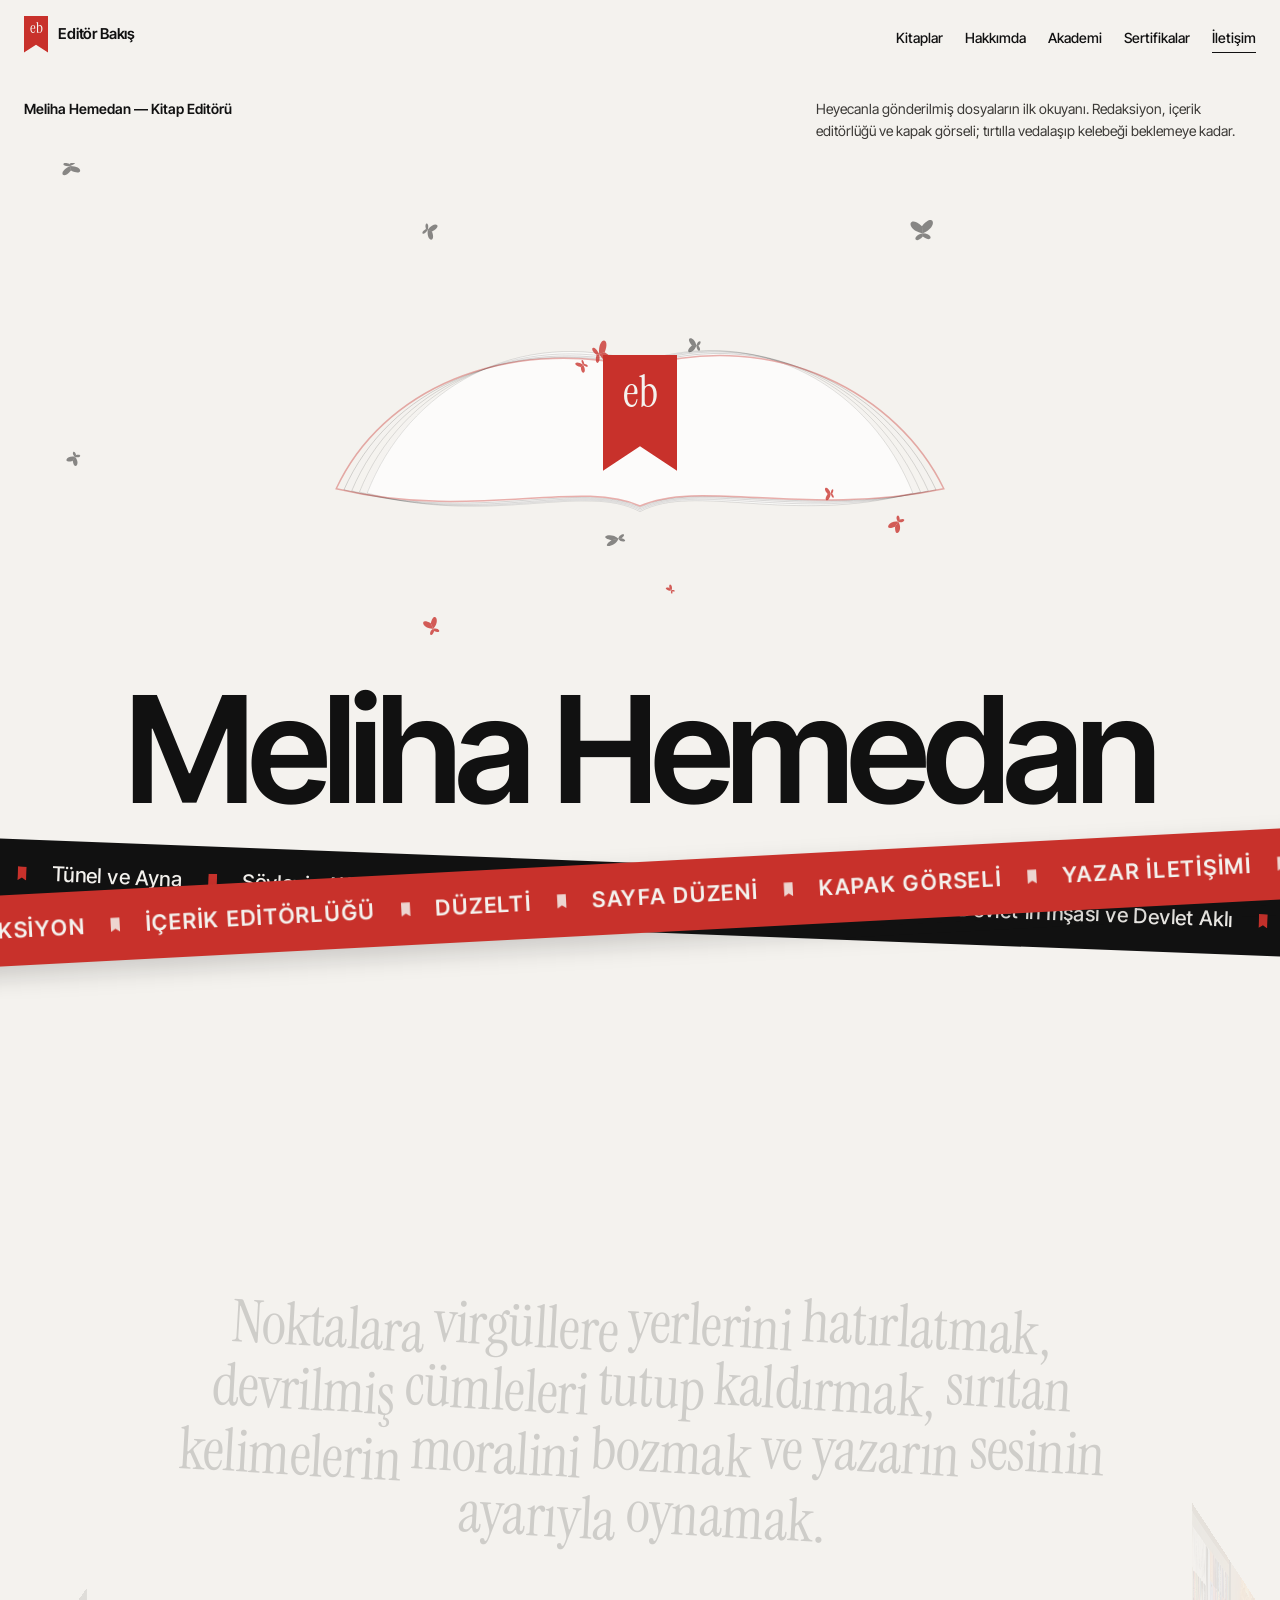
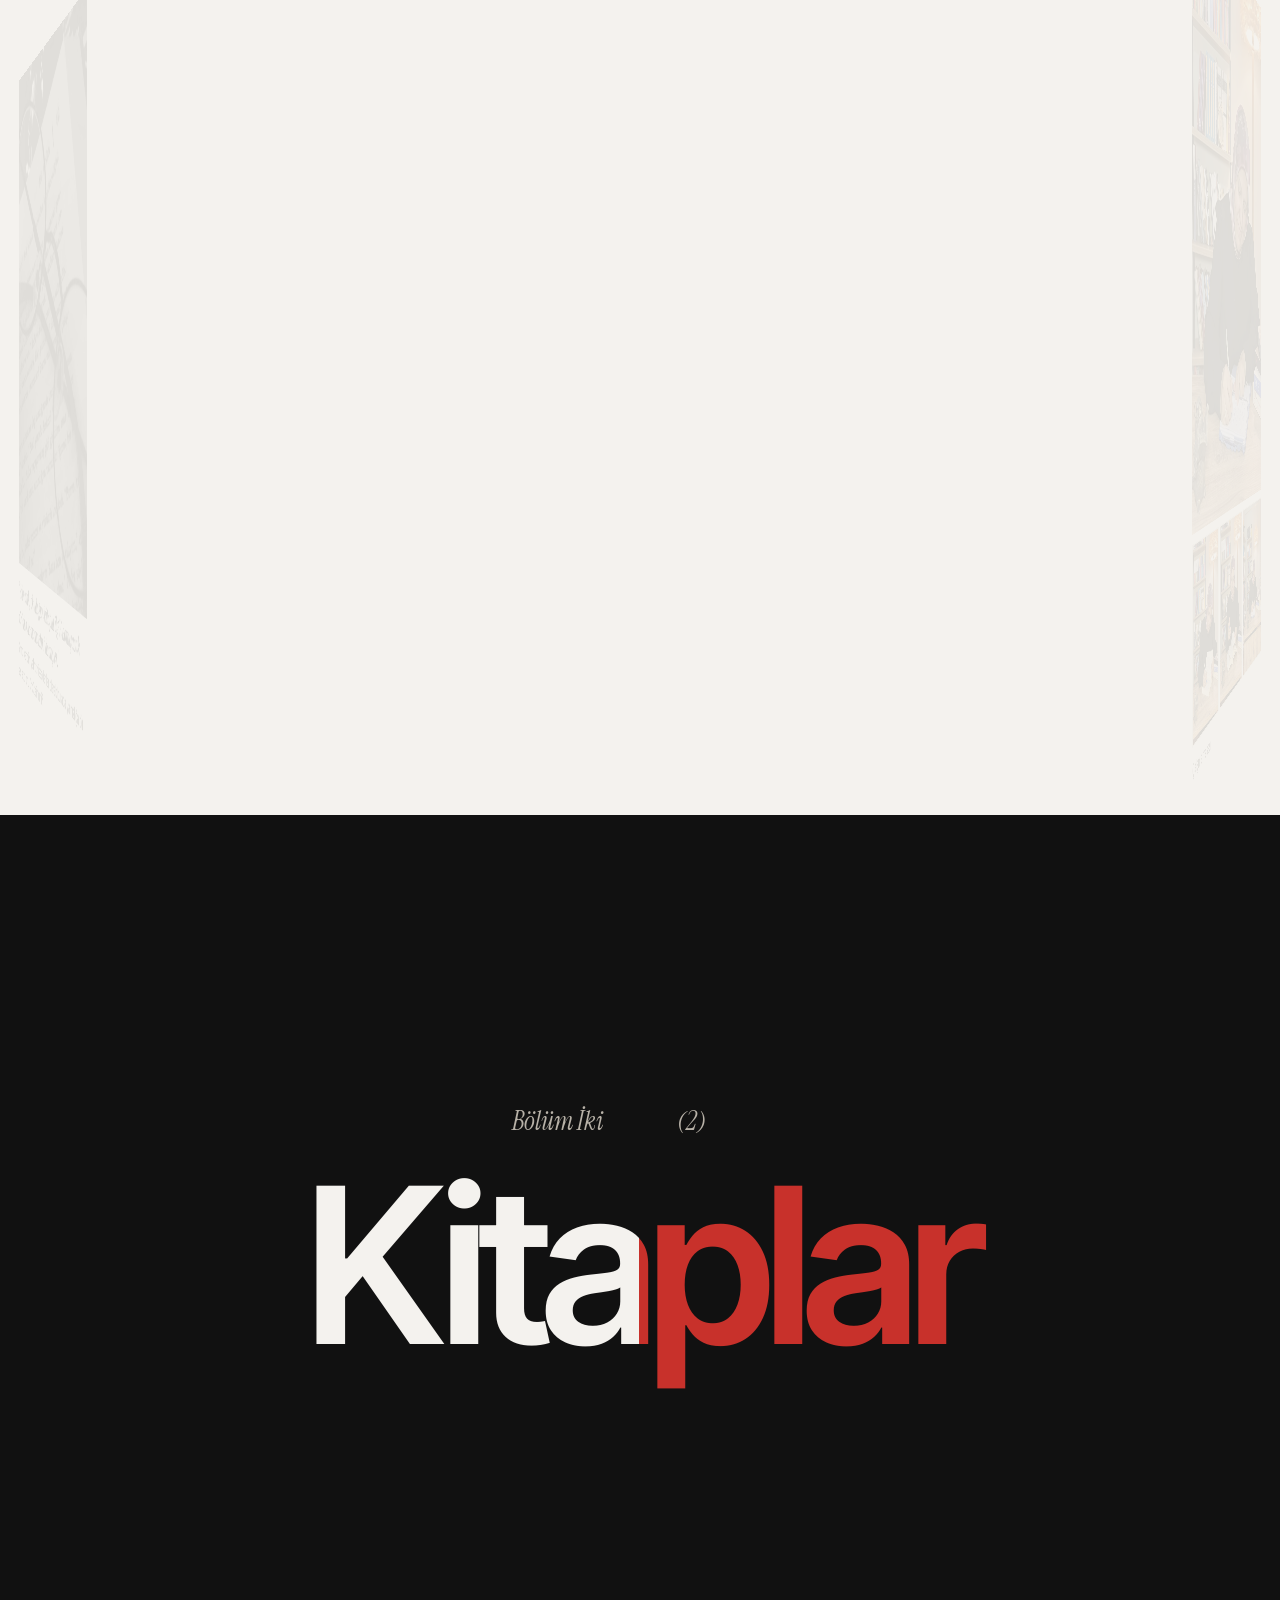
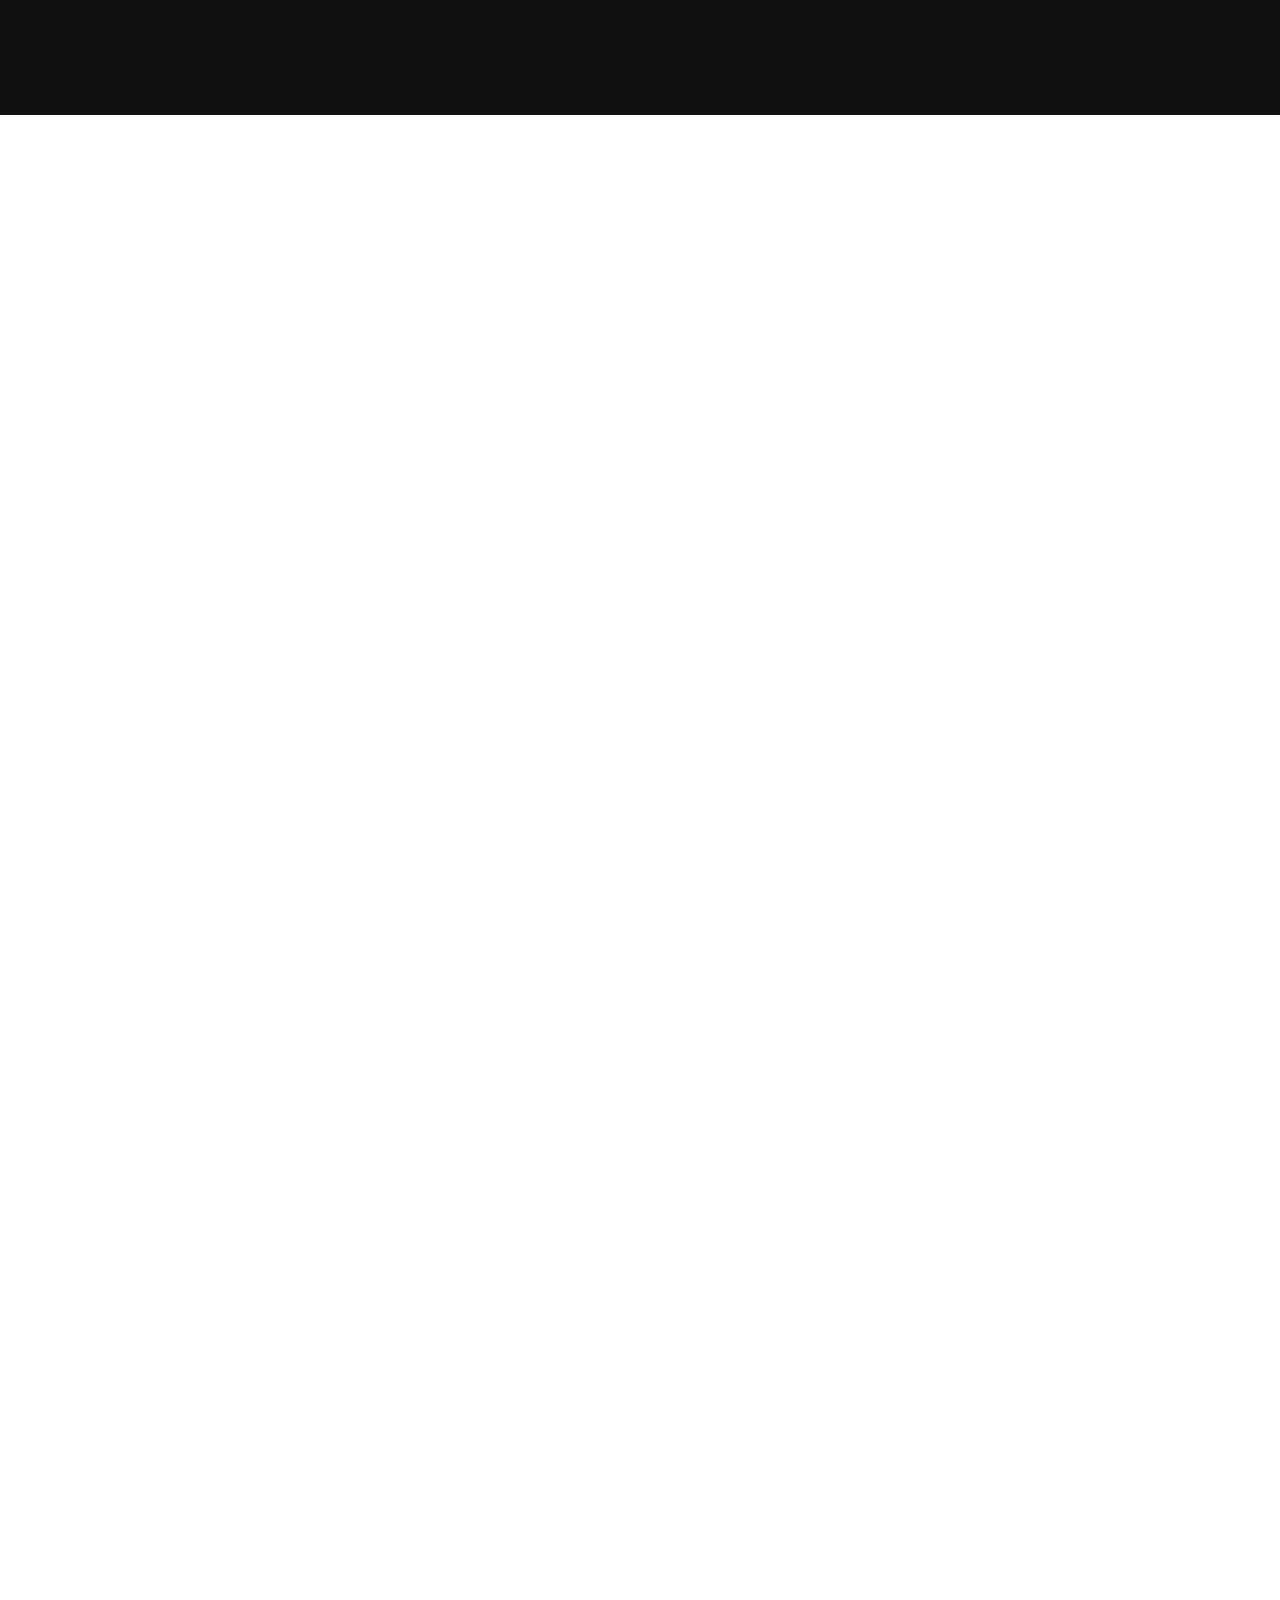
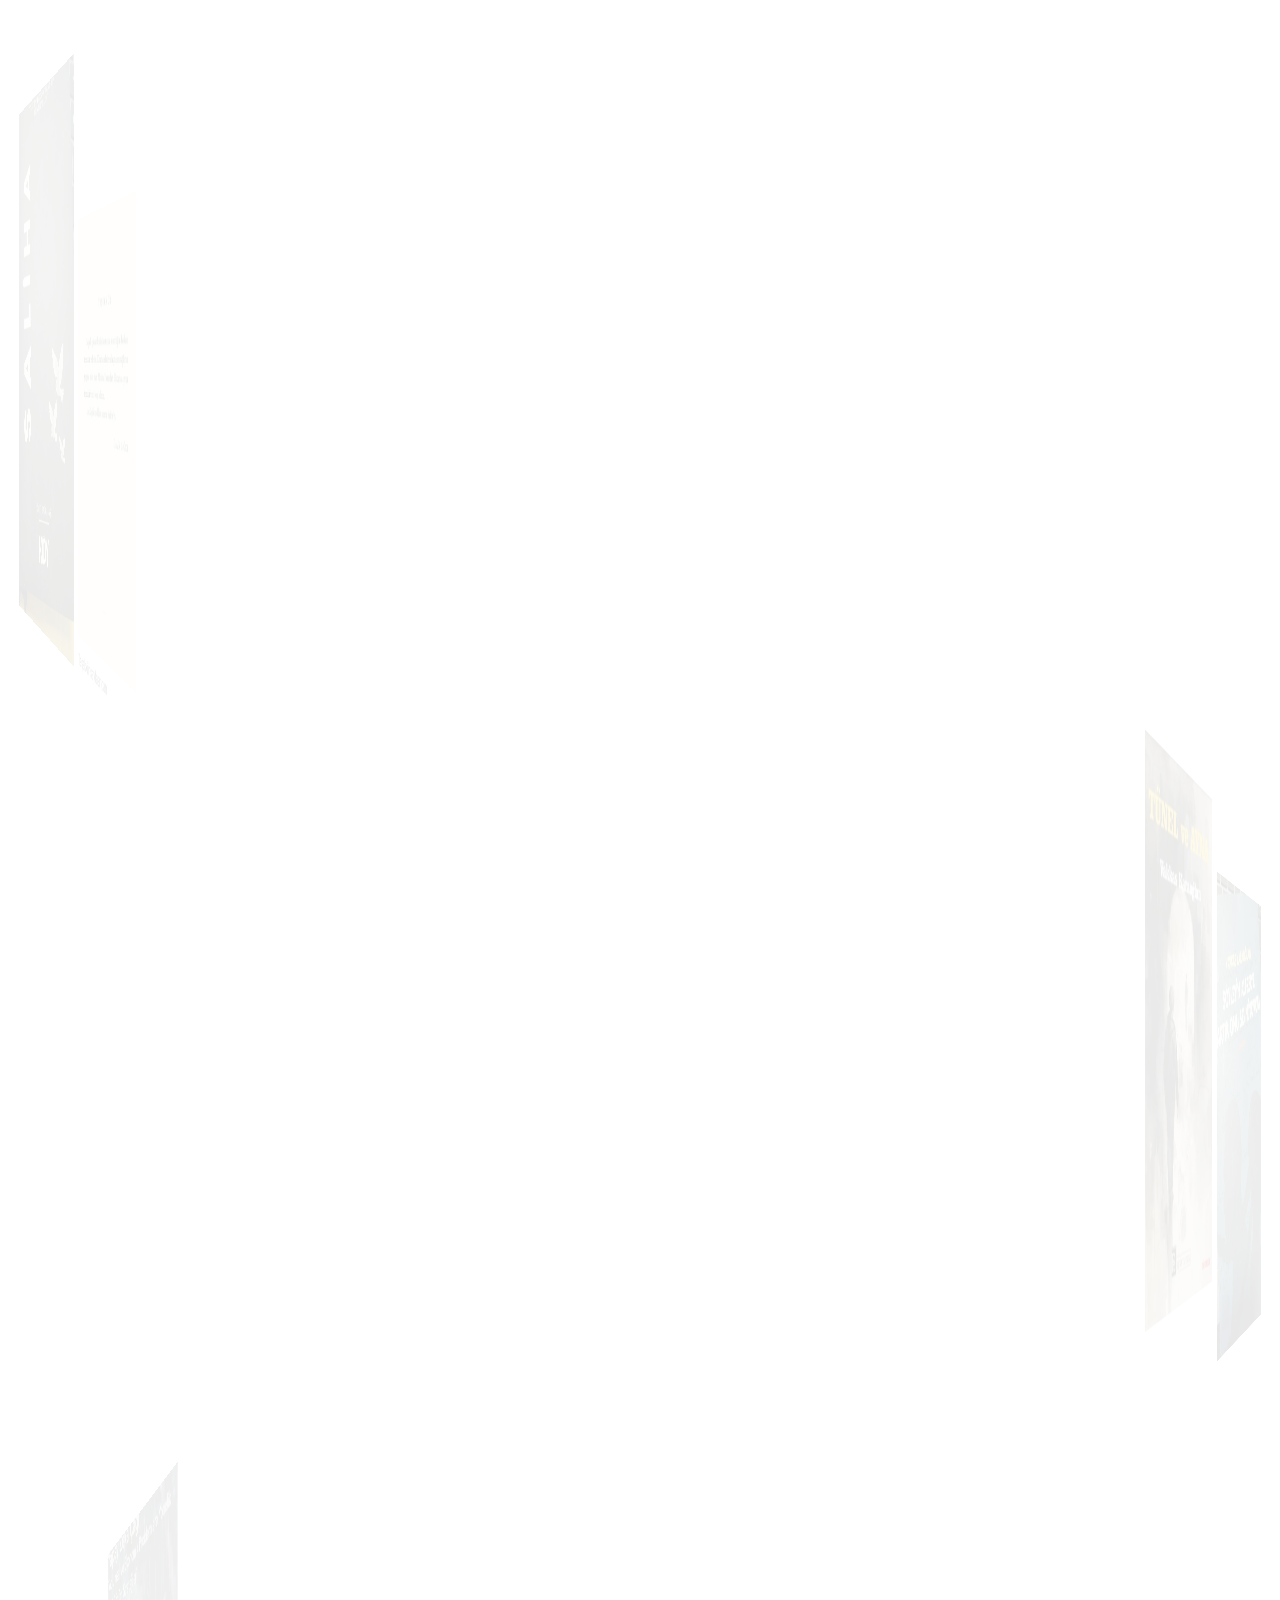
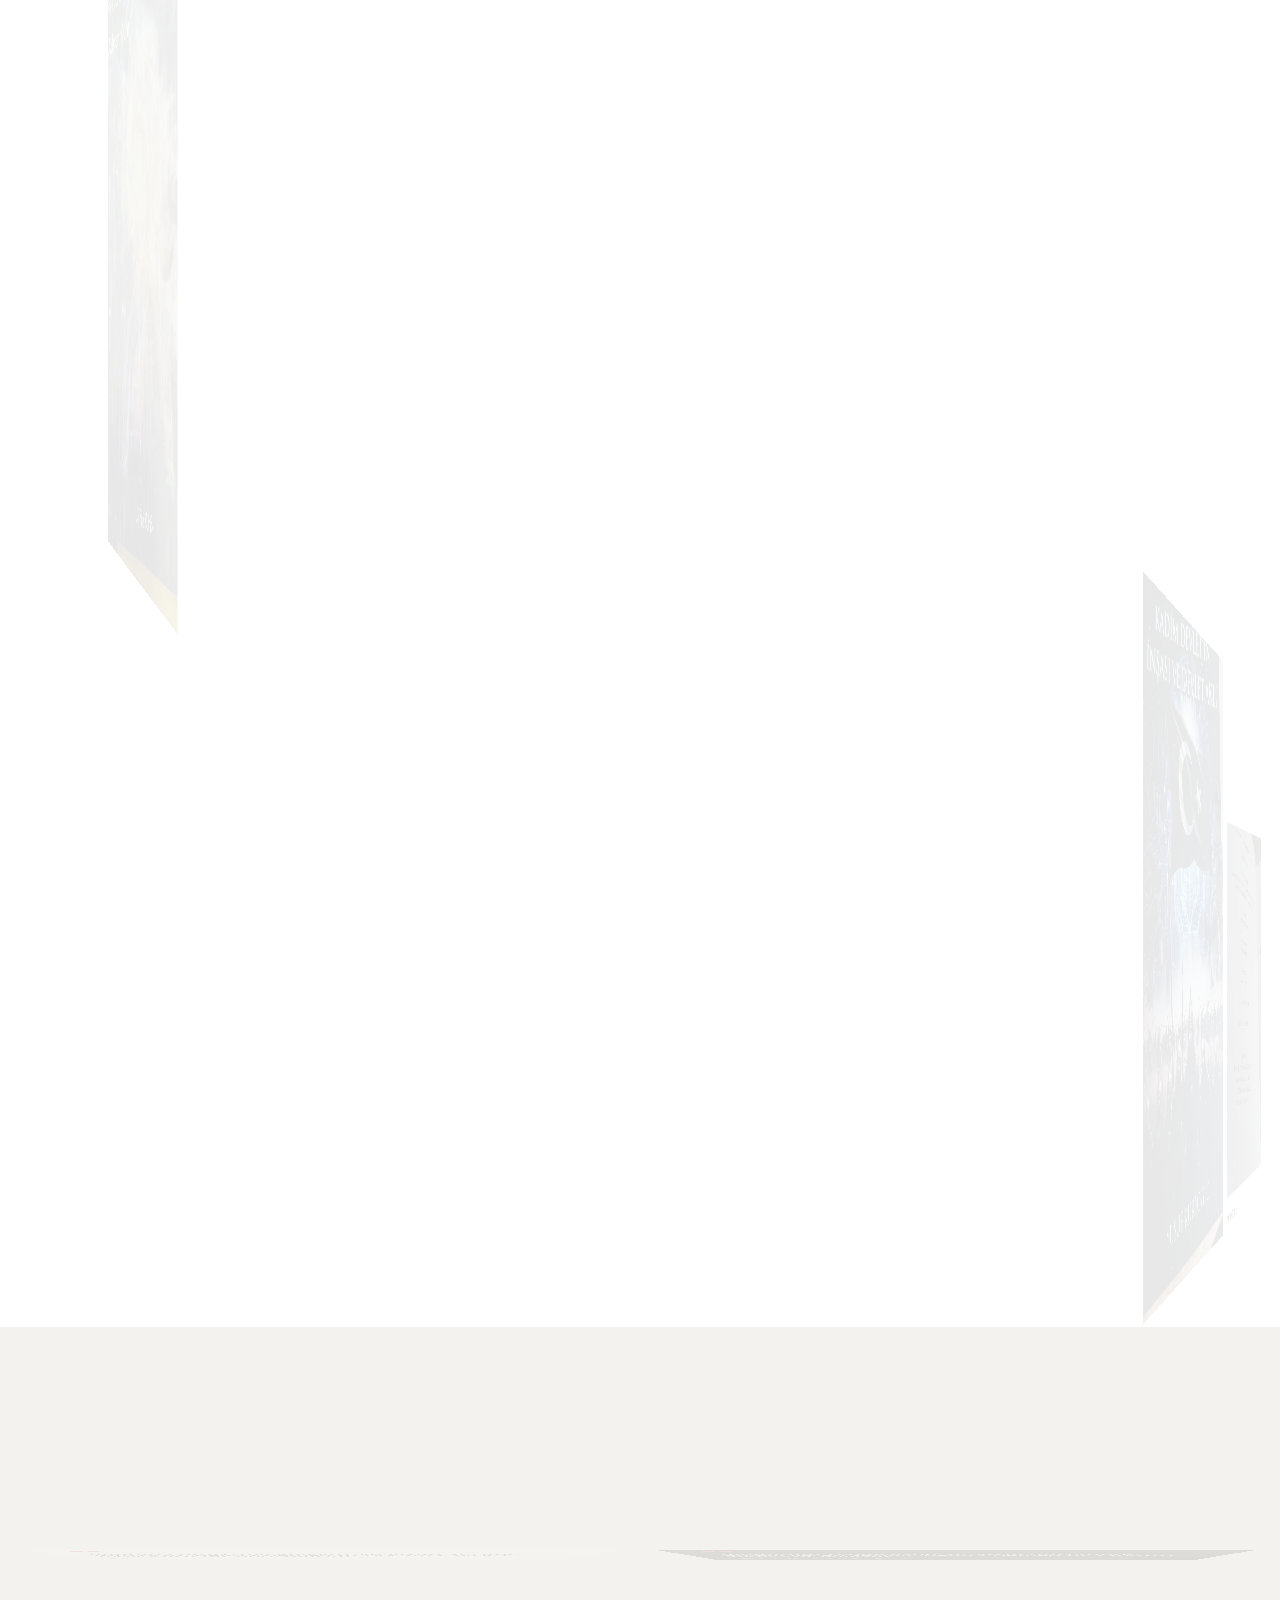
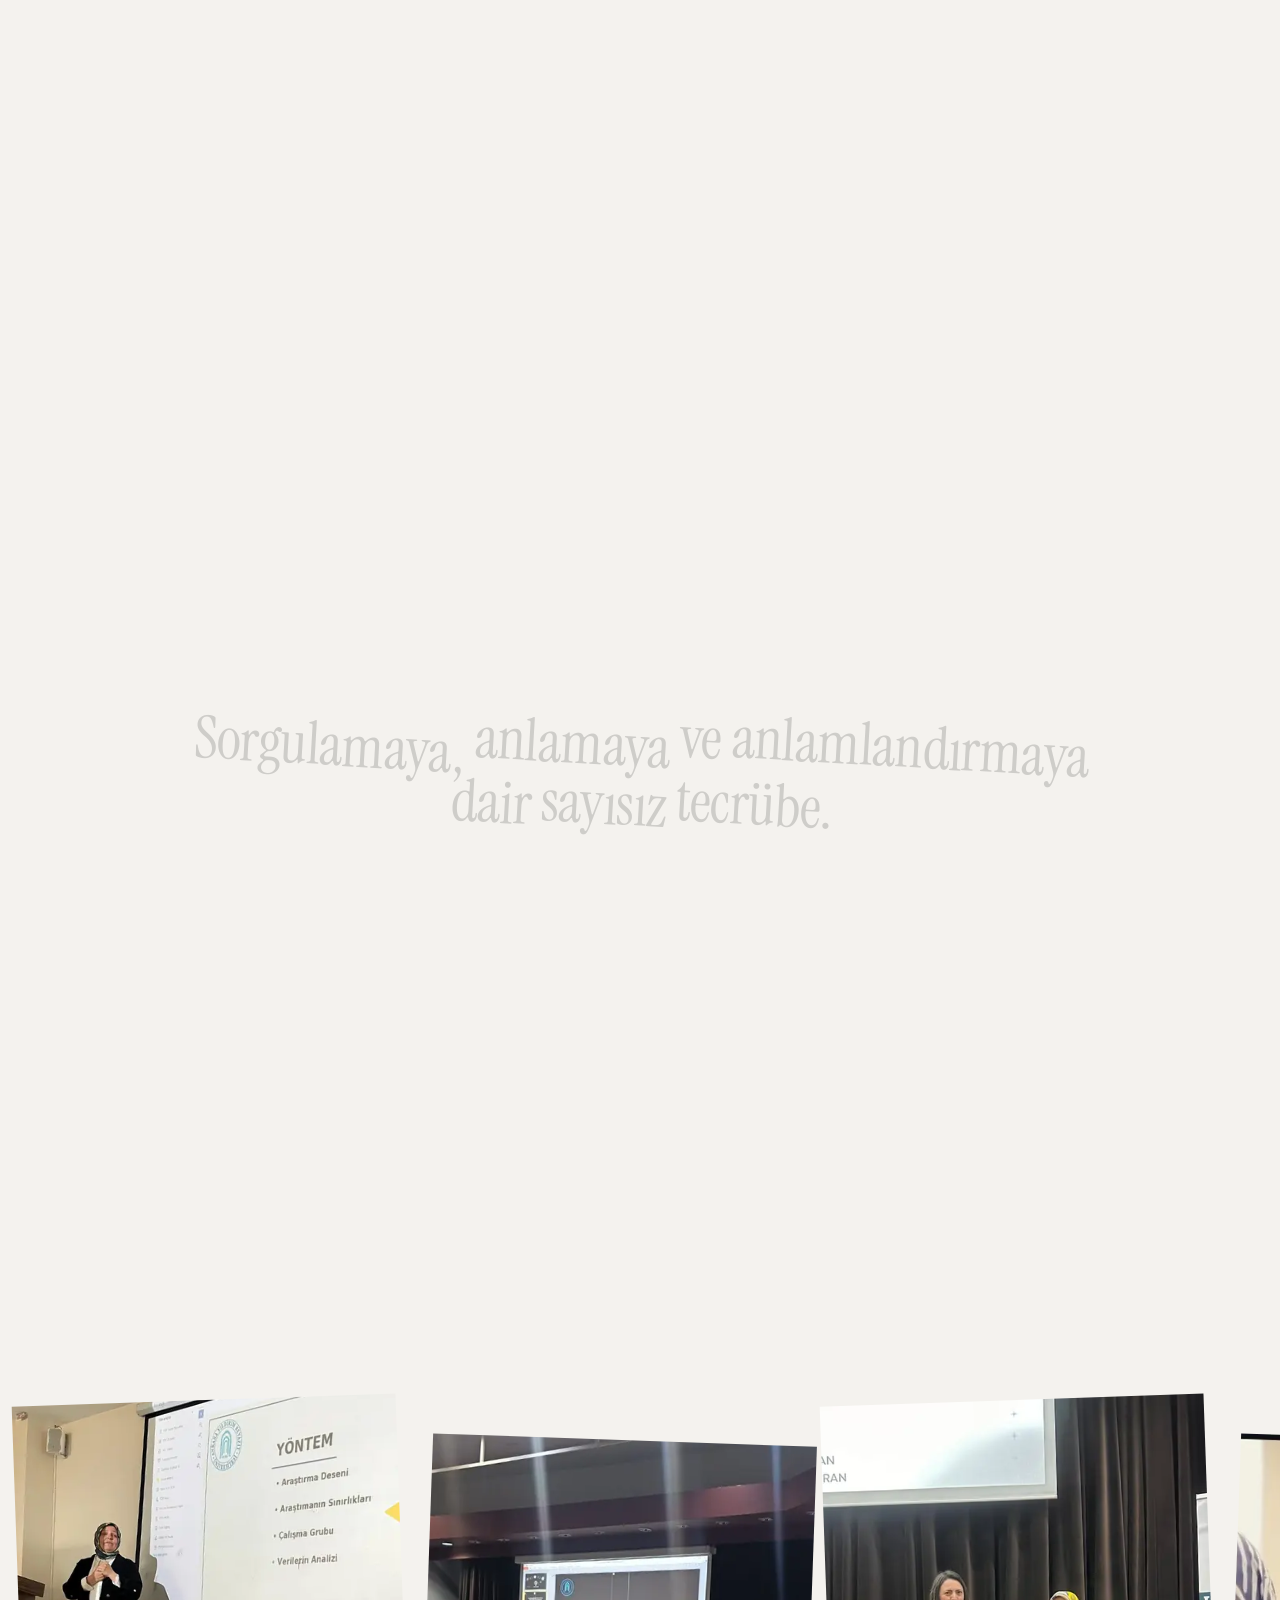
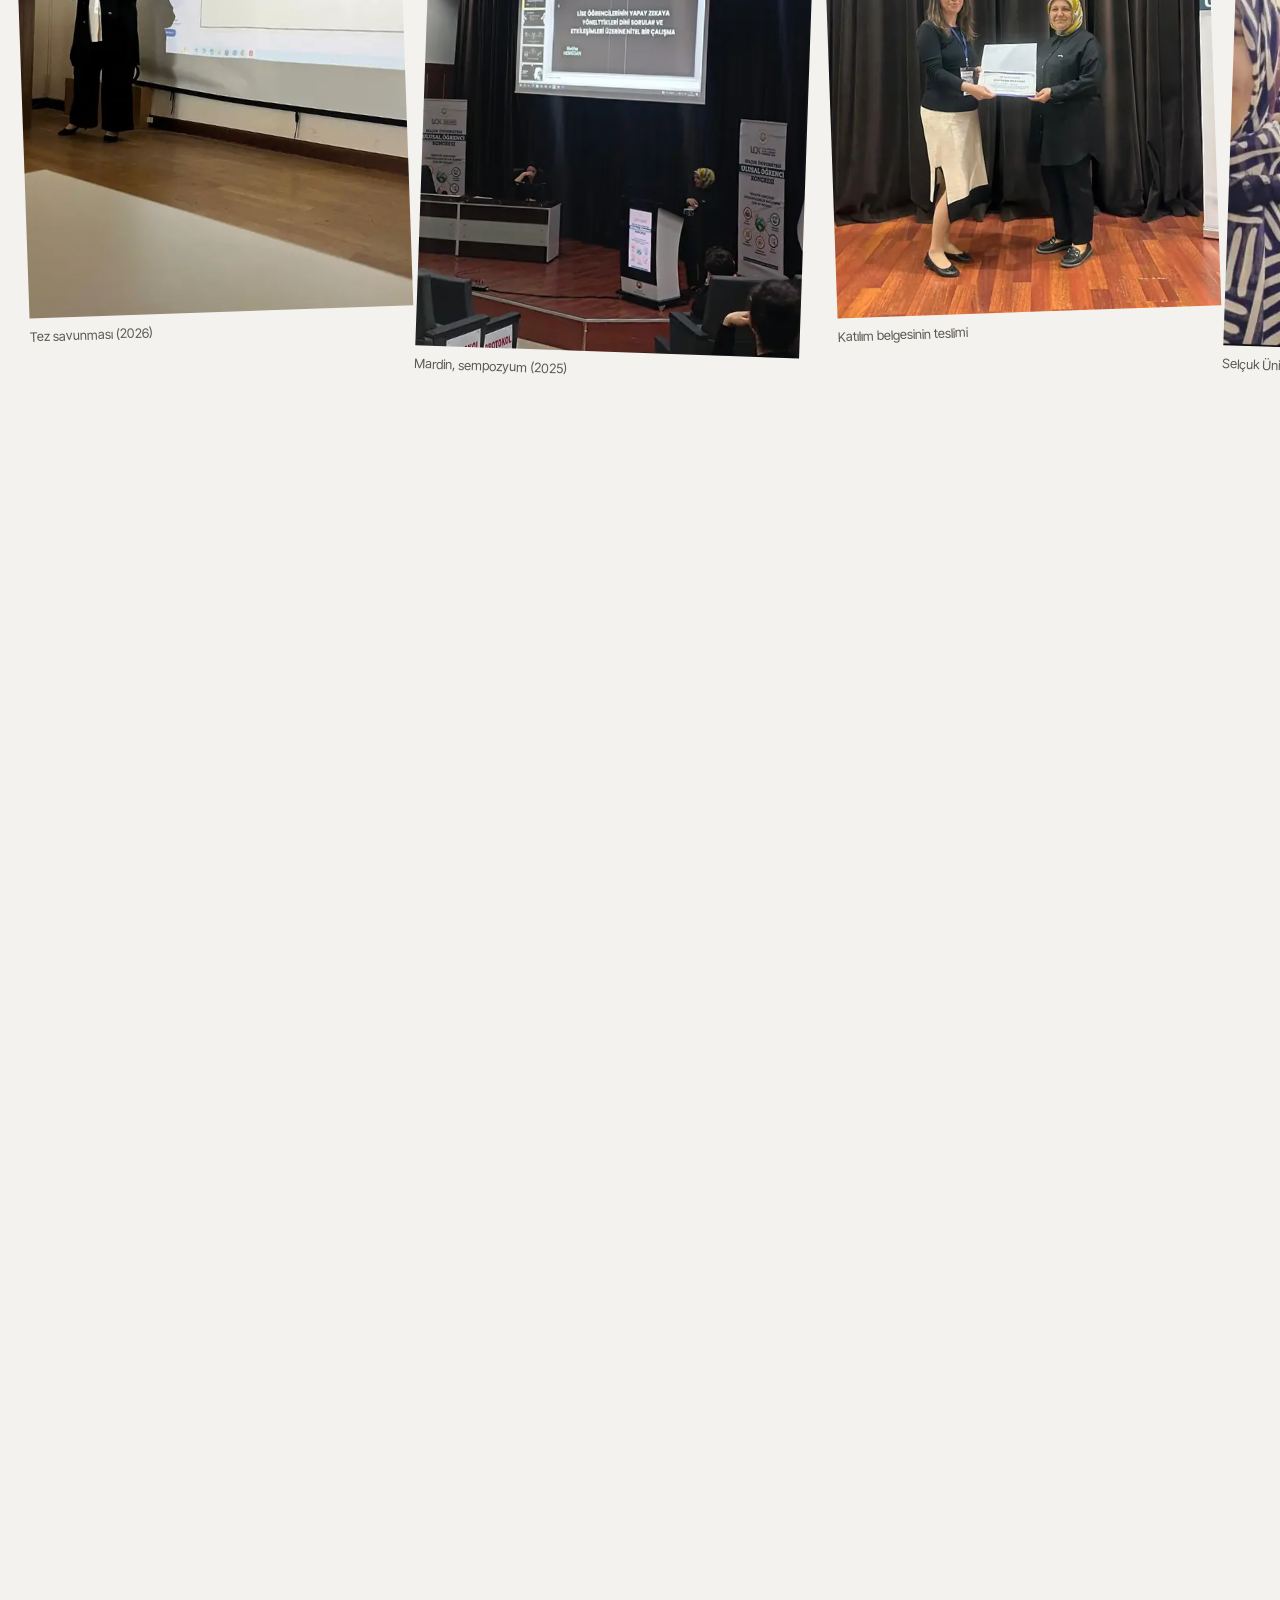
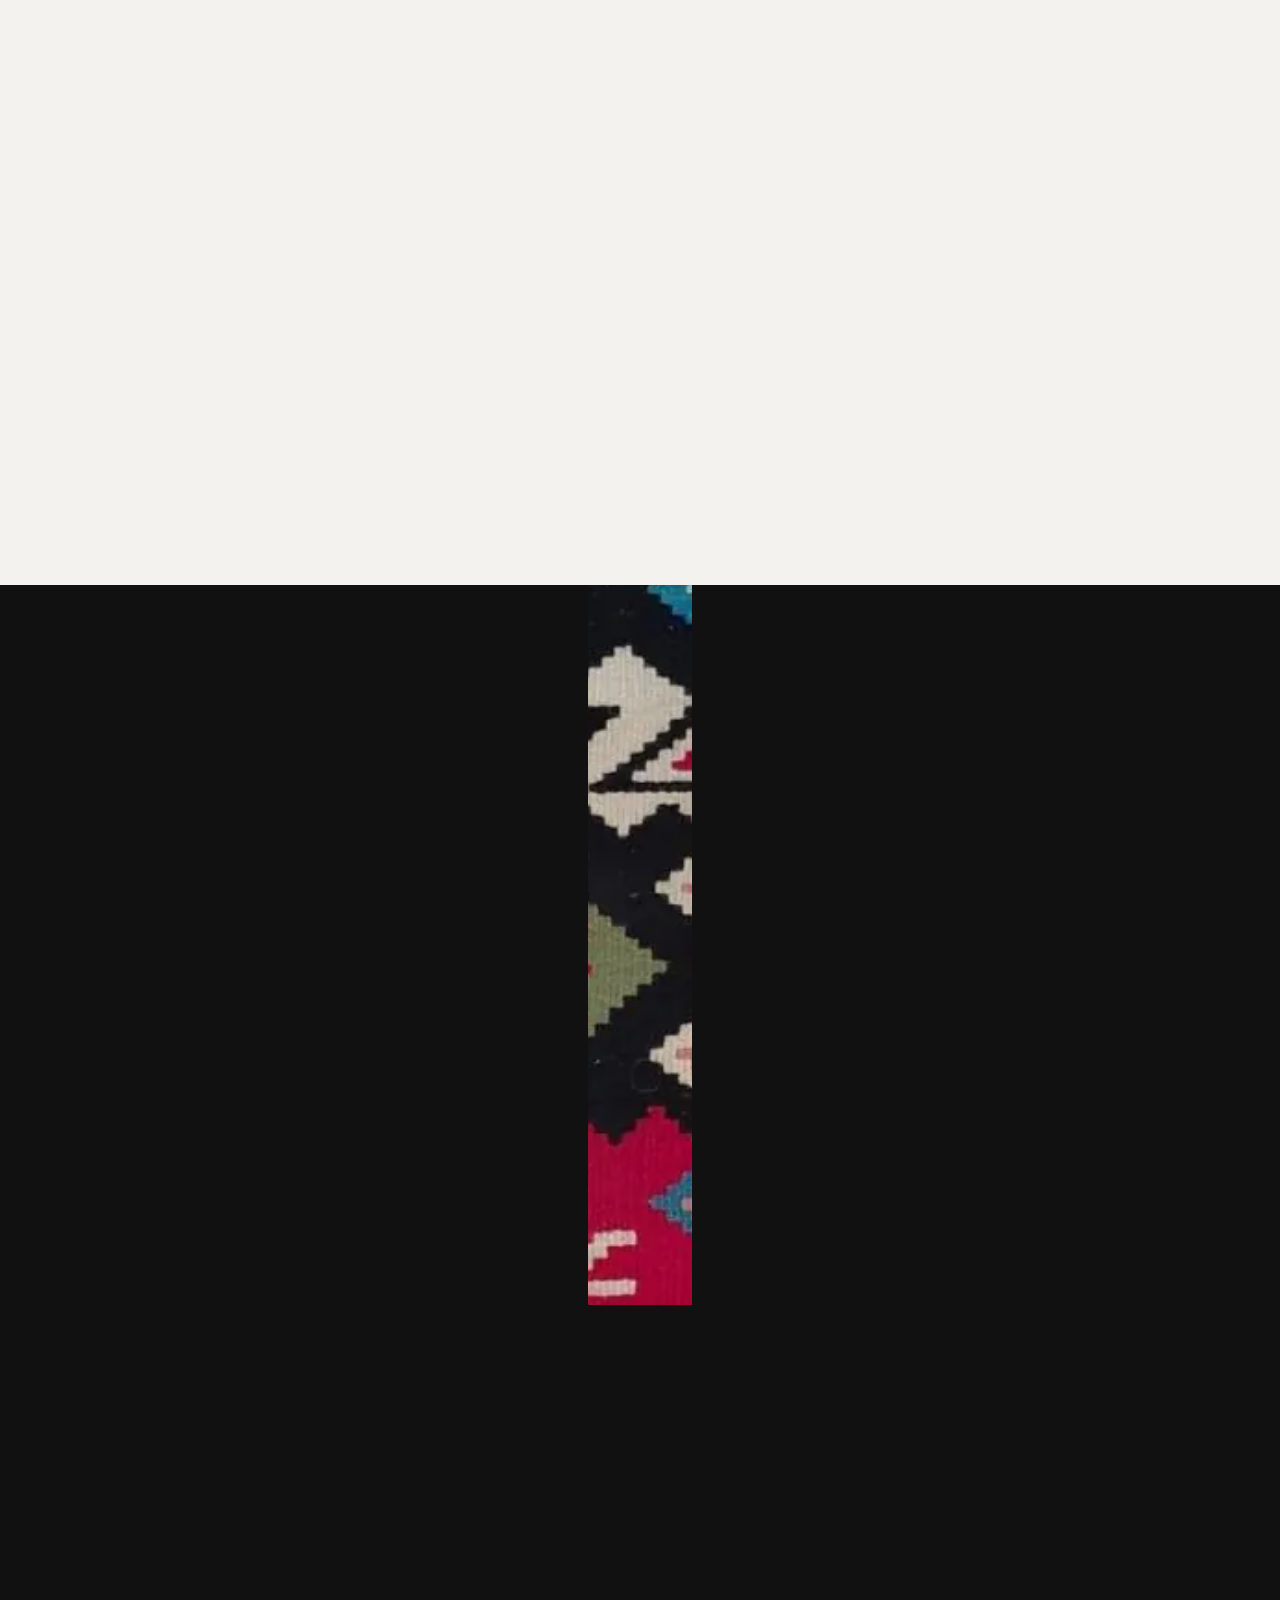
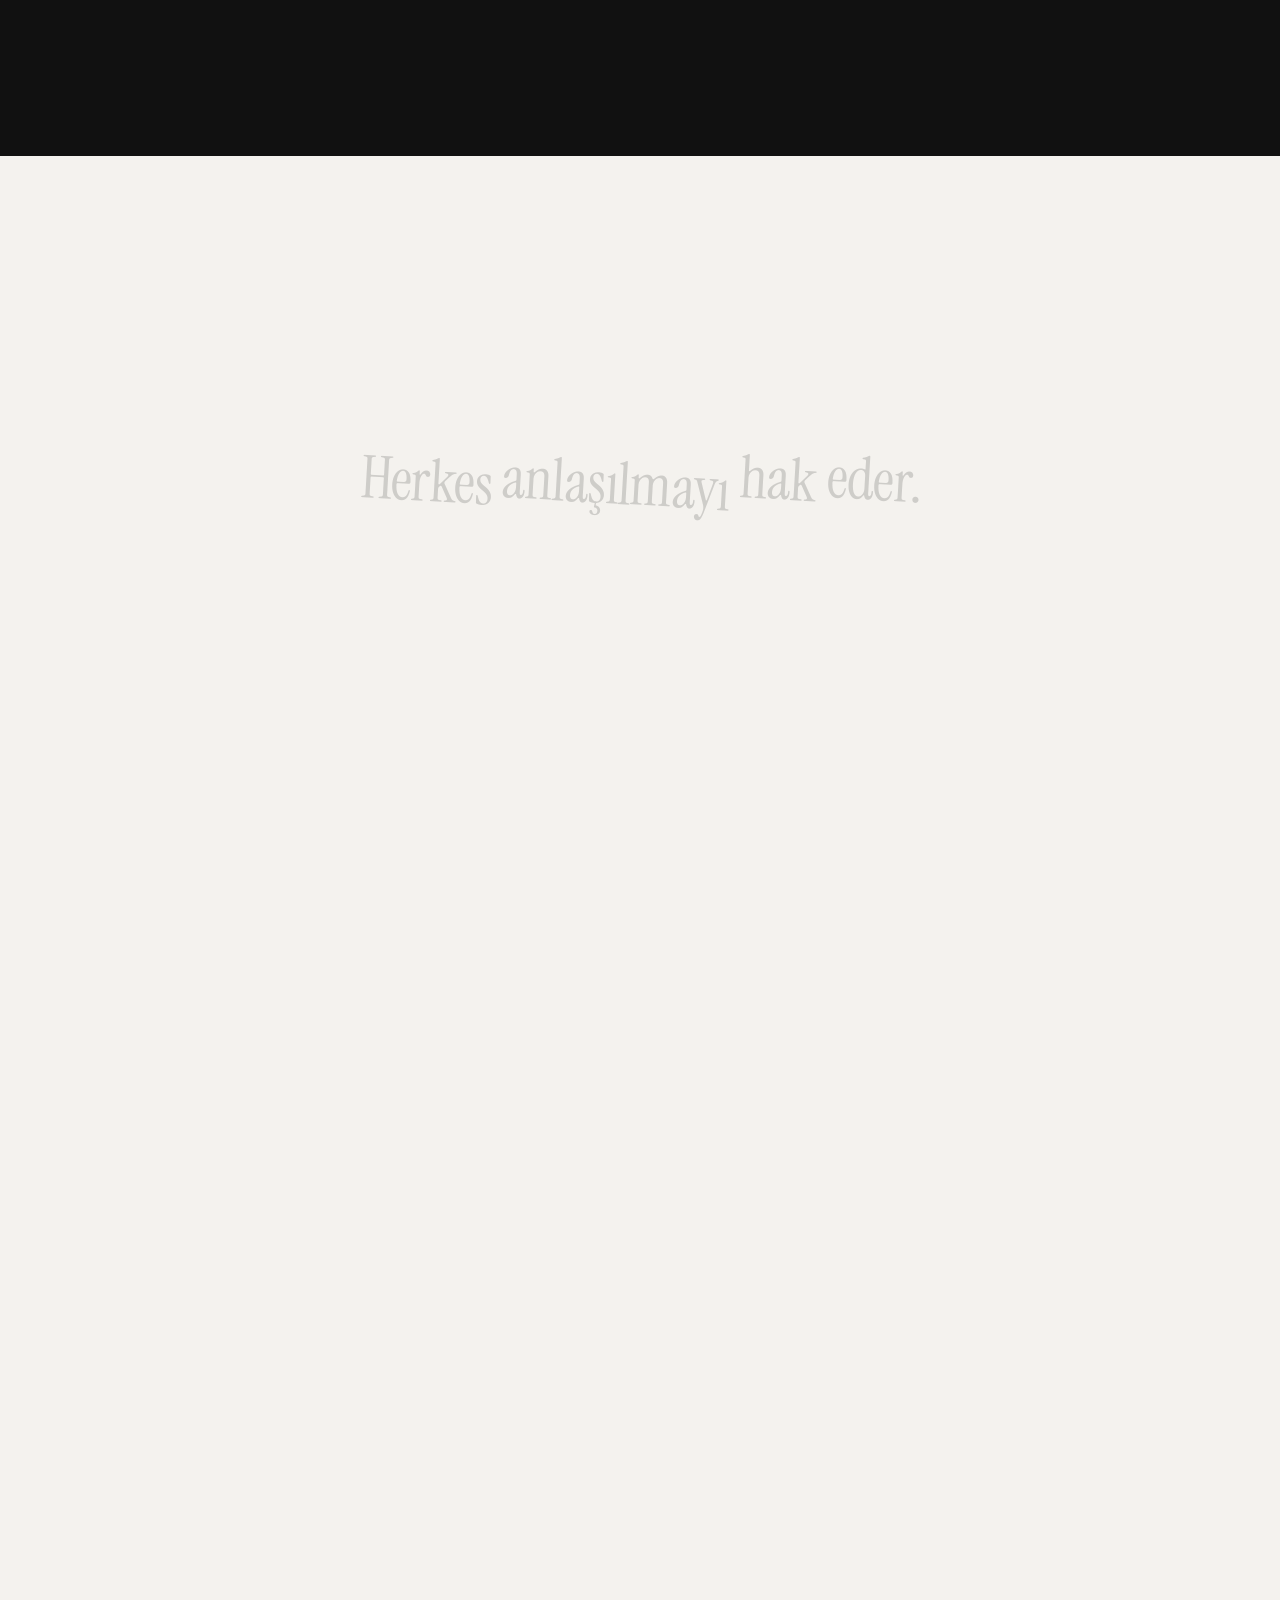
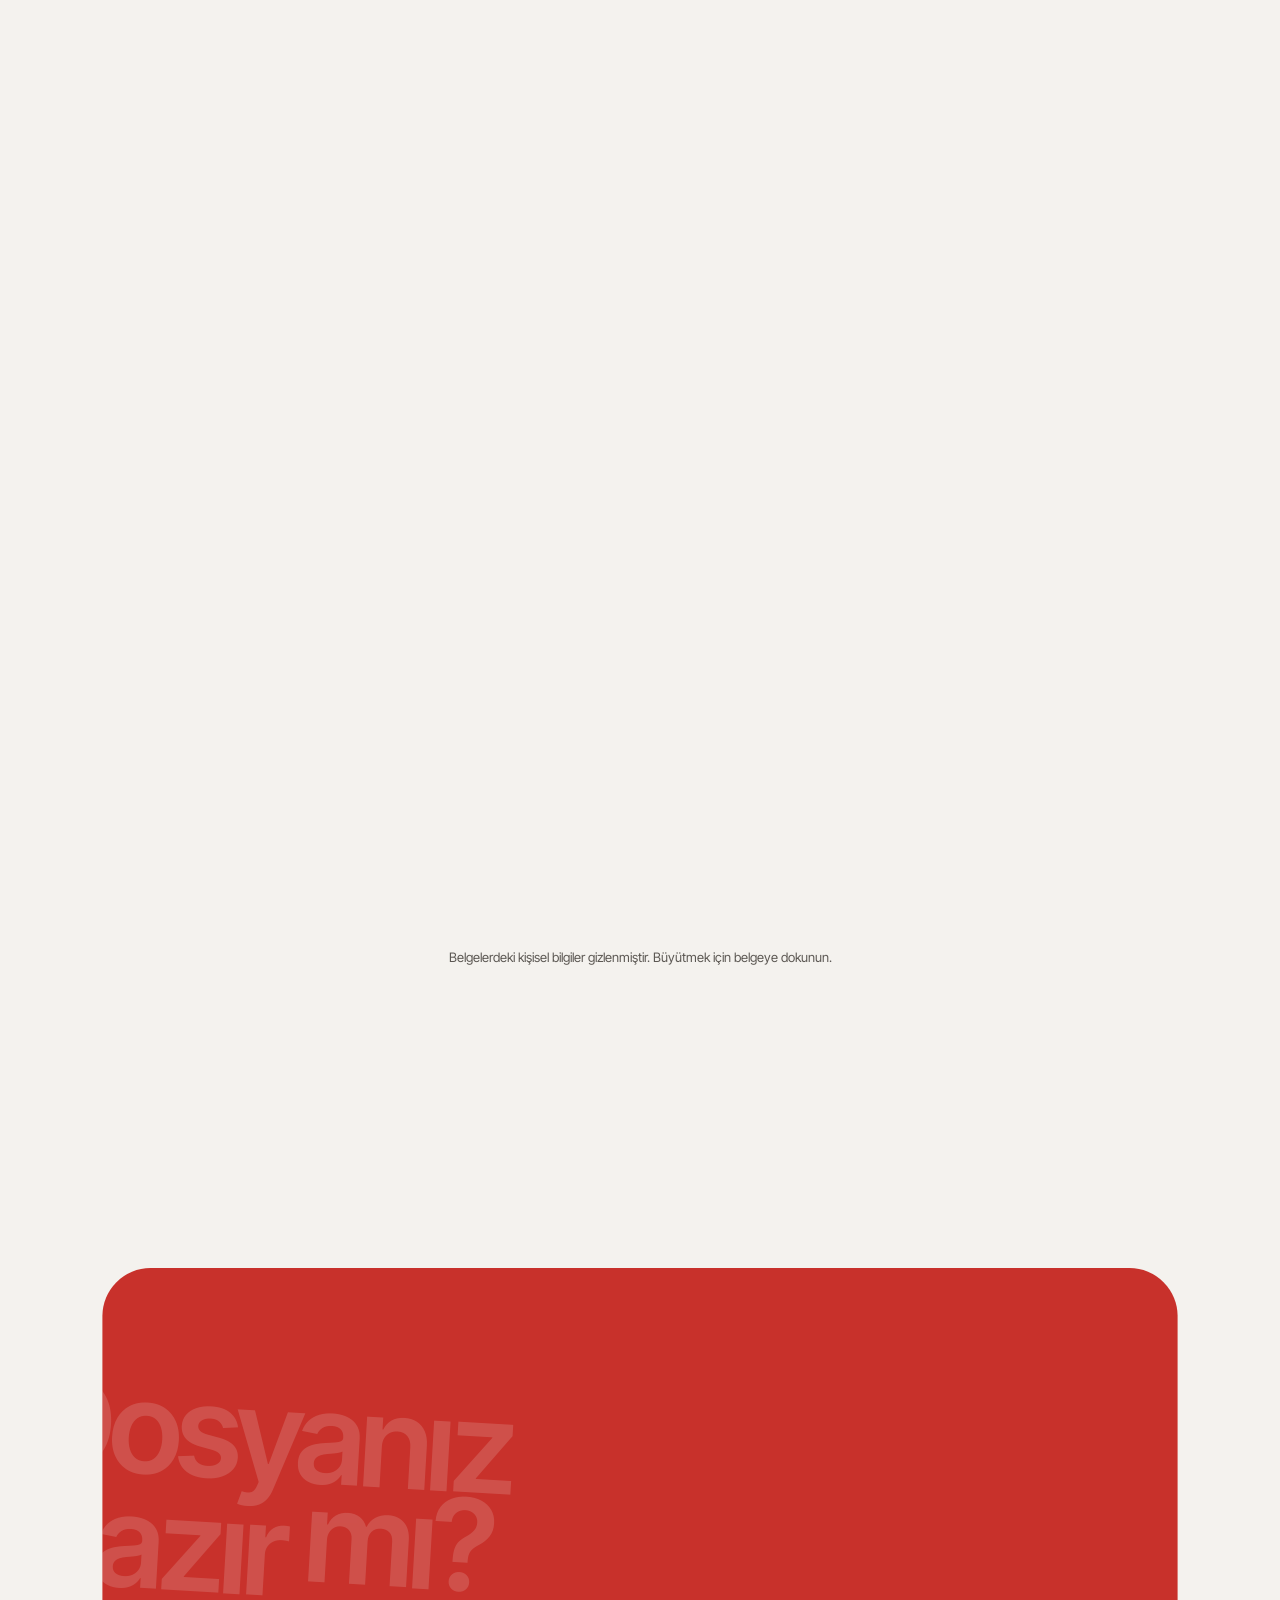
<file: index.html>
<!doctype html>
<html lang="tr">
<head>
<meta charset="utf-8">
<meta name="viewport" content="width=device-width, initial-scale=1">
<title>Meliha Hemedan — Kitap Editörü | Editör Bakış</title>
<meta name="description" content="Kitap editörü Meliha Hemedan'ın portfolyosu: Saliha, Tünel ve Ayna, Yapay Zekâ Çağı, Kadim Devlet'in İnşası ve Devlet Aklı. Redaksiyon, içerik editörlüğü ve kapak görseli çalışmaları.">
<meta name="author" content="Meliha Hemedan">
<meta name="robots" content="index, follow, max-image-preview:large">
<meta name="theme-color" content="#F4F2EE">
<link rel="canonical" href="https://hemedanportfolyo.vercel.app/">

<meta property="og:type" content="profile">
<meta property="og:locale" content="tr_TR">
<meta property="og:site_name" content="Editör Bakış">
<meta property="og:title" content="Meliha Hemedan — Kitap Editörü | Editör Bakış">
<meta property="og:description" content="Editör Bakış kurucusu ve baş editörü Meliha Hemedan'ın portfolyosu: redaksiyon, içerik editörlüğü, sayfa düzeni ve kapak görseli çalışmaları.">
<meta property="og:url" content="https://hemedanportfolyo.vercel.app/">
<meta property="og:image" content="https://hemedanportfolyo.vercel.app/assets/img/og-image.jpg">
<meta property="og:image:width" content="1200">
<meta property="og:image:height" content="630">
<meta property="og:image:alt" content="Meliha Hemedan, kitap editörü — editörlüğünü yaptığı kitapların kapakları">
<meta property="profile:first_name" content="Meliha">
<meta property="profile:last_name" content="Hemedan">
<meta name="twitter:card" content="summary_large_image">
<meta name="twitter:title" content="Meliha Hemedan — Kitap Editörü | Editör Bakış">
<meta name="twitter:description" content="Editör Bakış · Meliha Hemedan · Kitap editörlüğü, redaksiyon, içerik editörlüğü ve kapak görseli çalışmaları.">
<meta name="twitter:image" content="https://hemedanportfolyo.vercel.app/assets/img/og-image.jpg">

<link rel="icon" href="/favicon.svg" type="image/svg+xml">
<link rel="icon" href="/favicon-32.png" sizes="32x32" type="image/png">
<link rel="apple-touch-icon" href="/apple-touch-icon.png">
<link rel="manifest" href="/site.webmanifest">

<link rel="preload" href="/assets/fonts/inter-tight-tr-var.woff2" as="font" type="font/woff2" crossorigin>
<link rel="stylesheet" href="/assets/css/style.css?v=4">
<script src="/assets/js/main.js?v=4" defer></script>

<script type="application/ld+json">
{
  "@context": "https://schema.org",
  "@graph": [
    {
      "@type": "ProfilePage",
      "@id": "https://hemedanportfolyo.vercel.app/#sayfa",
      "url": "https://hemedanportfolyo.vercel.app/",
      "name": "Meliha Hemedan — Kitap Editörü | Editör Bakış",
      "inLanguage": "tr-TR",
      "mainEntity": { "@id": "https://www.xn--editrbak-q4a80d0p.com/#meliha-hemedan" }
    },
    {
      "@type": "Person",
      "@id": "https://www.xn--editrbak-q4a80d0p.com/#meliha-hemedan",
      "name": "Meliha Hemedan",
      "jobTitle": "Kurucu ve Baş Editör · Kitap Editörü",
      "description": "Editör Bakış kurucusu ve baş editörü. İlk okuma, gelişim editörlüğü, redaksiyon, imla ve dil bilgisi, son okuma, sayfa düzeni, kapak görseli ve yayına hazırlık çalışmaları yapan kitap editörü.",
      "image": "https://hemedanportfolyo.vercel.app/assets/img/hero-1200.webp",
      "email": "mailto:iletisim@editörbakış.com",
      "telephone": "+905534068890",
      "url": "https://hemedanportfolyo.vercel.app/",
      "worksFor": {
        "@type": "Organization",
        "@id": "https://www.xn--editrbak-q4a80d0p.com/#organization",
        "name": "Editör Bakış",
        "alternateName": ["Editor Bakis", "Editörbakış", "editorbakis"],
        "url": "https://www.xn--editrbak-q4a80d0p.com/"
      },
      "sameAs": [
        "https://www.xn--editrbak-q4a80d0p.com/",
        "https://www.xn--editrbak-q4a80d0p.com/ekibimiz/",
        "https://www.instagram.com/editorbakis/",
        "https://www.linkedin.com/in/meliha-hemedan-4864b430a/"
      ],
      "alumniOf": [
        { "@type": "CollegeOrUniversity", "name": "Ankara Üniversitesi İlahiyat Fakültesi" },
        { "@type": "CollegeOrUniversity", "name": "Ankara Yıldırım Beyazıt Üniversitesi" }
      ],
      "knowsAbout": ["Kitap editörlüğü", "Gelişim editörlüğü", "Redaksiyon", "Son okuma", "Sayfa düzeni", "Kapak görseli", "Yaratıcı yazarlık", "Türk İşaret Dili", "Felsefe ve din bilimleri"],
      "knowsLanguage": ["tr", "tsm"]
    },
    {
      "@type": "ItemList",
      "name": "Meliha Hemedan'ın editörlüğünü yaptığı kitaplar",
      "itemListElement": [
        { "@type": "ListItem", "position": 1, "item": { "@type": "Book", "name": "Saliha", "author": { "@type": "Person", "name": "Ömer Bağcabaşı" }, "publisher": { "@type": "Organization", "name": "Kitapyurdu Doğrudan Yayıncılık (KDY)" }, "isbn": "978-625-363-412-4", "editor": { "@id": "https://www.xn--editrbak-q4a80d0p.com/#meliha-hemedan" }, "inLanguage": "tr" } },
        { "@type": "ListItem", "position": 2, "item": { "@type": "Book", "name": "Tünel ve Ayna", "author": { "@type": "Person", "name": "Vakkas Karaoğlan" }, "publisher": { "@type": "Organization", "name": "Runa Yayınevi" }, "isbn": "978-625-92520-5-6", "datePublished": "2025-10", "contributor": { "@id": "https://www.xn--editrbak-q4a80d0p.com/#meliha-hemedan" }, "inLanguage": "tr" } },
        { "@type": "ListItem", "position": 3, "item": { "@type": "Book", "name": "Söyleyin Alfred'e Artık Onu Sevmiyorum", "author": { "@type": "Person", "name": "Vakkas Karaoğlan" }, "publisher": { "@type": "Organization", "name": "Runa Yayınevi" }, "isbn": "978-625-92520-0-1", "datePublished": "2025", "editor": { "@id": "https://www.xn--editrbak-q4a80d0p.com/#meliha-hemedan" }, "inLanguage": "tr" } },
        { "@type": "ListItem", "position": 4, "item": { "@type": "Book", "name": "Yapay Zekâ Çağı: Toplumsal ve Ekonomik Problemlere Yönelik Yeni Çözüm Stratejileri", "author": { "@type": "Person", "name": "Adnan Kum" }, "publisher": { "@type": "Organization", "name": "Liberte Yayınları" }, "isbn": "978-605-9823-81-4", "editor": { "@id": "https://www.xn--editrbak-q4a80d0p.com/#meliha-hemedan" }, "inLanguage": "tr" } },
        { "@type": "ListItem", "position": 5, "item": { "@type": "Book", "name": "Kadim Devlet'in İnşası ve Devlet Aklı", "author": { "@type": "Person", "name": "Yusuf Kurtoğlu" }, "isbn": "978-625-00-3382-11", "datePublished": "2025-09", "editor": { "@id": "https://www.xn--editrbak-q4a80d0p.com/#meliha-hemedan" }, "inLanguage": "tr" } }
      ]
    }
  ]
}
</script>
</head>
<body>
<a class="skip" href="#icerik">İçeriğe geç</a>

<!-- Açılış: kitap kapağı ortadan ikiye açılır -->
<div class="intro" aria-hidden="true">
  <div class="intro-cover intro-cover--l"><span class="intro-word">Editör</span></div>
  <div class="intro-cover intro-cover--r"><span class="intro-word">Bakış</span></div>
  <span class="intro-mark"><span>eb</span></span>
</div>

<header class="site-head" id="ust">
  <div class="wrap head-row">
    <a class="brand" href="#ust" aria-label="Editör Bakış — sayfa başı">
      <span class="ribbon ribbon--sm" aria-hidden="true"><span>eb</span></span>
      <span class="brand-name">Editör Bakış</span>
    </a>
    <button class="menu-btn" type="button" aria-expanded="false" aria-controls="ana-menu">
      <span class="menu-btn__bars" aria-hidden="true"></span><span class="menu-btn__label">Menü</span>
    </button>
    <nav class="main-nav" id="ana-menu" aria-label="Ana menü">
      <a href="#kitaplar">Kitaplar</a>
      <a href="#neden">Hakkımda</a>
      <a href="#akademi">Akademi</a>
      <a href="#sertifikalar">Sertifikalar</a>
      <a href="#iletisim">İletişim</a>
    </nav>
  </div>
  <div class="progress" aria-hidden="true"></div>
</header>

<main id="icerik">

<!-- ============ GİRİŞ ============ -->
<section class="hero wrap" aria-labelledby="hero-baslik" data-fx="past">
  <div class="hero-top">
    <p class="hero-role">Meliha Hemedan — Kitap Editörü</p>
    <p class="hero-lead">Heyecanla gönderilmiş dosyaların ilk okuyanı. Redaksiyon, içerik editörlüğü ve kapak görseli; tırtılla vedalaşıp kelebeği beklemeye kadar.</p>
  </div>
  <div class="stage aw-stage" role="region" aria-label="Editör Bakış — etkileşimli görsel sahne">
    <canvas class="aw-canvas" aria-hidden="true"></canvas>
    <div class="aw-emblem" aria-hidden="true">
      <div class="aw-ribbon"><span>eb</span></div>
    </div>
    <div class="aw-cursor" aria-hidden="true"></div>
  </div>
  <h1 class="hero-name split-letters" id="hero-baslik">Meliha Hemedan</h1>
</section>

<!-- Çapraz bantlar -->
<div class="tapes" aria-hidden="true">
  <div class="tape tape--a"><div class="tape-track">
    <span>Redaksiyon</span><span>İçerik editörlüğü</span><span>Düzelti</span><span>Sayfa düzeni</span><span>Kapak görseli</span><span>Yazar iletişimi</span>
    <span>Redaksiyon</span><span>İçerik editörlüğü</span><span>Düzelti</span><span>Sayfa düzeni</span><span>Kapak görseli</span><span>Yazar iletişimi</span>
  </div></div>
  <div class="tape tape--b"><div class="tape-track">
    <span>Saliha</span><span>Tünel ve Ayna</span><span>Söyleyin Alfred'e Artık Onu Sevmiyorum</span><span>Yapay Zekâ Çağı</span><span>Kadim Devlet'in İnşası ve Devlet Aklı</span>
    <span>Saliha</span><span>Tünel ve Ayna</span><span>Söyleyin Alfred'e Artık Onu Sevmiyorum</span><span>Yapay Zekâ Çağı</span><span>Kadim Devlet'in İnşası ve Devlet Aklı</span>
  </div></div>
</div>

<!-- ============ BÖLÜM 1: NEDEN EDİTÖR ============ -->
<section class="chapter wrap" id="neden" aria-labelledby="neden-baslik">
  <header class="ch-head" data-fx="in">
    <span class="ch-kicker">Bölüm Bir</span>
    <h2 class="ch-title" id="neden-baslik">Neden editör</h2>
    <span class="ch-num">(1)</span>
  </header>
  <p class="statement words" data-fx="read out">Noktalara virgüllere yerlerini hatırlatmak, devrilmiş cümleleri tutup kaldırmak, sırıtan kelimelerin moralini bozmak ve yazarın sesinin ayarıyla oynamak.</p>
  <div class="trio">
    <figure class="turn turn--l" data-fx="in">
      <a class="lb zoom-box" href="/assets/img/okuma-900.webp" data-caption="Okuma masasından"><img src="/assets/img/okuma-640.webp" srcset="/assets/img/okuma-640.webp 640w, /assets/img/okuma-900.webp 900w" sizes="(max-width: 760px) 100vw, 33vw" width="640" height="604" alt="Açık bir kitabın üzerinde duran yuvarlak çerçeveli gözlük" loading="lazy" decoding="async"></a>
      <figcaption class="photo-note">
        <span class="photo-note__q">“Yalnızlık, okuduğun kitapla ilgili konuşacak birini bulamamaktır.” demişler!</span>
        Şimdi kendini yalnız hissedenler olarak burada yalnızlığa bir taş atıp onu ürkütelim mi?
      </figcaption>
    </figure>
    <div class="trio-text rise" data-fx="in" data-lag=".08">
      <p>Evet metinlerle, kitaplarla uğraşmayı seviyorum ama sadece o değil! Heyecanla gönderilmiş dosyaların ilk okuyanı olmak ve sıkı bir koşturmacanın ardından tırtılla vedalaşıp kelebeği beklemek…</p>
      <blockquote class="pull">“İyi bir editörden geçmiş bir kitap, editör izi taşımayan kitaptır.”</blockquote>
    </div>
    <figure class="turn turn--r" data-fx="in" data-lag=".16">
      <a class="lb zoom-box" href="/assets/img/calisma-1-900.webp" data-caption="Çalışma masası — deftere not alırken"><img src="/assets/img/calisma-1-640.webp" srcset="/assets/img/calisma-1-640.webp 640w, /assets/img/calisma-1-900.webp 900w" sizes="(max-width: 760px) 100vw, 33vw" width="640" height="853" alt="Meliha Hemedan çalışma masasında deftere not alırken" loading="lazy" decoding="async"></a>
      <div class="desk-thumbs" aria-label="Çalışma masasından diğer kareler">
        <a class="lb" href="/assets/img/calisma-2-900.webp" data-caption="Çalışma masası — kitap üzerinde kalemle düzelti"><img src="/assets/img/calisma-2-640.webp" width="640" height="853" alt="Meliha Hemedan kitap okurken kalemle not alıyor" loading="lazy" decoding="async"></a>
        <a class="lb" href="/assets/img/calisma-3-900.webp" data-caption="Çalışma masası — okuma ve sayfa kontrolü"><img src="/assets/img/calisma-3-640.webp" width="640" height="853" alt="Meliha Hemedan masada kitabın sayfasını çeviriyor" loading="lazy" decoding="async"></a>
        <a class="lb" href="/assets/img/calisma-4-900.webp" data-caption="Çalışma masası — kitaplık ve çalışma alanı"><img src="/assets/img/calisma-4-640.webp" width="640" height="853" alt="Meliha Hemedan kitaplıkların önünde çalışma masasında" loading="lazy" decoding="async"></a>
      </div>
      <figcaption>Çalışma masası</figcaption>
    </figure>
  </div>
</section>

<!-- ============ BÖLÜM 2: KİTAPLAR ============ -->
<section class="band-white" id="kitaplar" aria-labelledby="kitaplar-baslik">

  <!-- Sayfa ortadan ikiye ayrılır, altından yeni bölüm çıkar -->
  <div class="doors" data-fx="pin">
    <div class="doors-sticky">
      <div class="doors-under">
        <div class="ch-head">
          <span class="ch-kicker">Bölüm İki</span>
          <h2 class="ch-title" id="kitaplar-baslik">Kitaplar</h2>
          <span class="ch-num">(2)</span>
        </div>
        <p class="statement">Her dosya, yazarıyla birlikte yürünen ayrı bir yol.</p>
      </div>
      <div class="door door--l" aria-hidden="true"><span class="door-tag">Bölüm İki</span><span class="door-word">Kitaplar</span></div>
      <div class="door door--r" aria-hidden="true"><span class="door-tag">(2)</span><span class="door-word">Kitaplar</span></div>
    </div>
  </div>

  <div class="chapter chapter--books wrap">
    <article class="book">
      <div class="book-media book-media--pair turn turn--l" data-fx="in">
        <a class="lb" href="/assets/img/saliha-900.webp" data-caption="Saliha — Ömer Bağcabaşı"><img src="/assets/img/saliha-480.webp" srcset="/assets/img/saliha-480.webp 480w, /assets/img/saliha-900.webp 900w" sizes="(max-width: 900px) 55vw, 340px" width="480" height="853" alt="Saliha kitabının kapağı" class="tilt" loading="lazy" decoding="async"></a>
        <figure>
          <a class="lb" href="/assets/img/saliha-tesekkur-900.webp" data-caption="Saliha — teşekkür sayfası"><img src="/assets/img/saliha-tesekkur-480.webp" srcset="/assets/img/saliha-tesekkur-480.webp 480w, /assets/img/saliha-tesekkur-900.webp 900w" sizes="(max-width: 900px) 40vw, 220px" width="480" height="693" alt="Saliha kitabının teşekkür sayfası" loading="lazy" decoding="async"></a>
          <figcaption>Teşekkür sayfasından</figcaption>
        </figure>
      </div>
      <div class="book-text rise" data-fx="in" data-lag=".1">
        <span class="book-no">01</span>
        <h3 class="book-title">Saliha</h3>
        <ul class="tags" aria-label="Künye">
          <li>Ömer Bağcabaşı</li><li>KDY</li><li class="tag-dark">Editörlük</li>
        </ul>
        <p>Bu kitap çalıştığım uzun soluklu dosyalardan biriydi. Altı ayı geçkin bir süre boyunca aynı projede yer almak, kitabı sahiplenme ve yazarla olan etkileşimi düzenleme konusunda bana oldukça yardımcı oldu. Etkileyici bir hikâyenin ustaca anlatımına tanık olmak bir editör olarak bu sürecin en değerli kazanımıydı.</p>
      </div>
    </article>

    <article class="book book--flip">
      <div class="book-text rise" data-fx="in" data-lag=".1">
        <span class="book-no">02 — 03</span>
        <h3 class="book-title">Tünel ve Ayna <em>&amp; Söyleyin Alfred'e Artık Onu Sevmiyorum</em></h3>
        <ul class="tags" aria-label="Künye">
          <li>Vakkas Karaoğlan</li><li>Runa Yayınevi · 2025</li><li class="tag-dark">İçerik · Kapak görseli · Redaksiyon · Sayfa düzeni</li>
        </ul>
        <p>İçerik ve kapak tasarımı konusunda kıymetli Vakkas hocamla yürüttüğüm iki çalışmaydı. Yazarımın uzun ve anlamlı hayat tecrübelerini aktardığı dolu dolu sohbetlerle geçen bir süreçti. İnsanın insana verebilecekleri o kadar fazla ki bu konuda gayet cömert insanlarla karşılaştım.</p>
        <div class="proofs">
          <figure>
            <a class="lb" href="/assets/img/tunel-kunye-900.webp" data-caption="Tünel ve Ayna — künye"><img src="/assets/img/tunel-kunye-480.webp" srcset="/assets/img/tunel-kunye-480.webp 480w, /assets/img/tunel-kunye-900.webp 900w" sizes="(max-width: 900px) 45vw, 260px" width="480" height="853" alt="Tünel ve Ayna kitabının künye sayfası" class="proof" loading="lazy" decoding="async"></a>
            <figcaption>Tünel ve Ayna, künye</figcaption>
          </figure>
          <figure>
            <a class="lb" href="/assets/img/alfred-tesekkur-458.webp" data-caption="Söyleyin Alfred'e Artık Onu Sevmiyorum — teşekkür"><img src="/assets/img/alfred-tesekkur-458.webp" width="458" height="732" alt="Söyleyin Alfred&#x27;e Artık Onu Sevmiyorum kitabının teşekkür sayfası" class="proof" loading="lazy" decoding="async"></a>
            <figcaption>Alfred, teşekkür</figcaption>
          </figure>
        </div>
      </div>
      <div class="book-media book-media--twin turn turn--r" data-fx="in">
        <a class="lb" href="/assets/img/tunel-ve-ayna-960.webp" data-caption="Tünel ve Ayna — Vakkas Karaoğlan"><img src="/assets/img/tunel-ve-ayna-480.webp" srcset="/assets/img/tunel-ve-ayna-480.webp 480w, /assets/img/tunel-ve-ayna-960.webp 960w" sizes="(max-width: 900px) 45vw, 300px" width="480" height="706" alt="Tünel ve Ayna kitabının kapağı" class="tilt" loading="lazy" decoding="async"></a>
        <a class="lb lb--down" href="/assets/img/alfred-900.webp" data-caption="Söyleyin Alfred'e Artık Onu Sevmiyorum — Vakkas Karaoğlan"><img src="/assets/img/alfred-480.webp" srcset="/assets/img/alfred-480.webp 480w, /assets/img/alfred-900.webp 900w" sizes="(max-width: 900px) 45vw, 300px" width="480" height="853" alt="Söyleyin Alfred&#x27;e Artık Onu Sevmiyorum kitabının kapağı" class="tilt" loading="lazy" decoding="async"></a>
      </div>
    </article>

    <article class="book">
      <div class="book-media book-media--single turn turn--l" data-fx="in">
        <a class="lb" href="/assets/img/yapay-zeka-cagi-900.webp" data-caption="Yapay Zekâ Çağı — Adnan Kum"><img src="/assets/img/yapay-zeka-cagi-480.webp" srcset="/assets/img/yapay-zeka-cagi-480.webp 480w, /assets/img/yapay-zeka-cagi-900.webp 900w" sizes="(max-width: 900px) 80vw, 400px" width="480" height="853" alt="Yapay Zekâ Çağı kitabının kapağı" class="tilt" loading="lazy" decoding="async"></a>
      </div>
      <div class="book-text rise" data-fx="in" data-lag=".1">
        <span class="book-no">04</span>
        <h3 class="book-title">Yapay Zekâ Çağı</h3>
        <p class="book-sub">Toplumsal ve Ekonomik Problemlere Yönelik Yeni Çözüm Stratejileri</p>
        <ul class="tags" aria-label="Künye">
          <li>Adnan Kum</li><li>Liberte</li><li class="tag-dark">Editörlük</li>
        </ul>
        <p>İşte bu çalışma benim için gerçekten ilginçti. Yapay zekâyla henüz tanıştığım bir dönemde, yapay zekânın devlet kurumlarına sunacağı katkılar konusunda çalışmak bana sunulacak en güzel imkândı diyebilirim. Bu kitaptan sonra yapay zekâ benim nezdimde farklı bir yere sahip olmuş olabilir. :)</p>
      </div>
    </article>

    <article class="book book--flip">
      <div class="book-text rise" data-fx="in" data-lag=".1">
        <span class="book-no">05</span>
        <h3 class="book-title">Kadim Devlet'in İnşası ve Devlet Aklı</h3>
        <ul class="tags" aria-label="Künye">
          <li>Yusuf Kurtoğlu</li><li>2025</li><li class="tag-dark">Editörlük</li>
        </ul>
        <p>Zaman mefhumunun kaybolduğu, çalışmanın dinlenmeyle bölünemediği bir çalışma süreciydi. Genç yazarın heyecanı editör olarak bana da sirayet etmiş ve tüm profesyonellik ilkelerini yıkmıştı.</p>
      </div>
      <div class="book-media book-media--pair turn turn--r" data-fx="in">
        <a class="lb" href="/assets/img/kadim-devlet-900.webp" data-caption="Kadim Devlet'in İnşası ve Devlet Aklı — Yusuf Kurtoğlu"><img src="/assets/img/kadim-devlet-480.webp" srcset="/assets/img/kadim-devlet-480.webp 480w, /assets/img/kadim-devlet-900.webp 900w" sizes="(max-width: 900px) 55vw, 340px" width="480" height="853" alt="Kadim Devlet&#x27;in İnşası ve Devlet Aklı kitabının kapağı" class="tilt" loading="lazy" decoding="async"></a>
        <figure>
          <a class="lb" href="/assets/img/kadim-kunye-900.webp" data-caption="Kadim Devlet'in İnşası ve Devlet Aklı — künye"><img src="/assets/img/kadim-kunye-480.webp" srcset="/assets/img/kadim-kunye-480.webp 480w, /assets/img/kadim-kunye-900.webp 900w" sizes="(max-width: 900px) 40vw, 220px" width="480" height="853" alt="Kadim Devlet&#x27;in İnşası ve Devlet Aklı kitabının künye sayfası" loading="lazy" decoding="async"></a>
          <figcaption>Künyeden</figcaption>
        </figure>
      </div>
    </article>
  </div>
</section>

<!-- ============ YAZARLAR NE DİYOR ============ -->
<section class="quotes wrap" aria-labelledby="yazarlar-baslik">
  <header class="ch-head" data-fx="in">
    <span class="ch-kicker">Teşekkür sayfalarından</span>
    <h2 class="ch-title" id="yazarlar-baslik">Yazarlar ne diyor</h2>
  </header>
  <div class="quote-grid">
    <figure class="quote flip" data-fx="in">
      <span class="quote-mark" aria-hidden="true">“</span>
      <blockquote>Kitabın elinize ulaşmasını sağlayan yegâne isim olan Meliha Hemedan Hocama ayrıca teşekkürü bir borç bilirim.</blockquote>
      <figcaption><b>Ömer Bağcabaşı</b><span>Saliha</span></figcaption>
    </figure>
    <figure class="quote quote--dark flip" data-fx="in" data-lag=".12">
      <span class="quote-mark" aria-hidden="true">“</span>
      <blockquote>Kitabımın redaksiyon ve sayfa düzeninde emeği geçen sevgili Meliha Hemedan'a sonsuz teşekkür ederim…</blockquote>
      <figcaption><b>Vakkas Karaoğlan</b><span>Söyleyin Alfred'e Artık Onu Sevmiyorum</span></figcaption>
    </figure>
  </div>
</section>

<!-- ============ BÖLÜM 3: AKADEMİ ============ -->
<section id="akademi" aria-labelledby="akademi-baslik">
  <div class="chapter wrap">
    <header class="ch-head" data-fx="in">
      <span class="ch-kicker">Bölüm Üç</span>
      <h2 class="ch-title" id="akademi-baslik">Akademi</h2>
      <span class="ch-num">(3)</span>
    </header>
    <p class="statement words" data-fx="read out">Sorgulamaya, anlamaya ve anlamlandırmaya dair sayısız tecrübe.</p>
    <ol class="timeline" data-fx="in">
      <li><span class="tl-year">2026</span><b>Yüksek Lisans (Tezli)</b><span>Ankara Yıldırım Beyazıt Üniversitesi · Felsefe ve Din Bilimleri</span></li>
      <li><span class="tl-year">2025</span><b>Konferans sunumu</b><span>10. Uluslararası Genç Akademisyenler Sempozyumu · Mardin Artuklu Üniversitesi</span></li>
      <li><span class="tl-year">2022</span><b>Lisans</b><span>Ankara Üniversitesi · İlahiyat Fakültesi</span></li>
    </ol>
  </div>

  <!-- Dikey kaydırma, fotoğrafları yatayda akıtır -->
  <div class="hpin" data-fx="pin">
    <div class="hpin-sticky" tabindex="0" role="region" aria-label="Akademik fotoğraflar">
      <div class="hpin-track">
        <figure><a class="lb" href="/assets/img/yl-savunma-900.webp" data-caption="Yüksek lisans tez savunması, 2026"><img src="/assets/img/yl-savunma-480.webp" srcset="/assets/img/yl-savunma-480.webp 480w, /assets/img/yl-savunma-900.webp 900w" sizes="(max-width: 760px) 75vw, 400px" width="480" height="853" alt="Yüksek lisans tez savunmasından bir kare" loading="lazy" decoding="async"></a><figcaption>Tez savunması (2026)</figcaption></figure>
        <figure><a class="lb" href="/assets/img/mardin-sunum-719.webp" data-caption="Mardin, Genç Akademisyenler Sempozyumu, 2025"><img src="/assets/img/mardin-sunum-480.webp" srcset="/assets/img/mardin-sunum-480.webp 480w, /assets/img/mardin-sunum-719.webp 719w" sizes="(max-width: 760px) 75vw, 400px" width="480" height="1068" alt="Mardin&#x27;deki sempozyumda sunum salonu" loading="lazy" decoding="async"></a><figcaption>Mardin, sempozyum (2025)</figcaption></figure>
        <figure><a class="lb" href="/assets/img/mardin-teslim-900.webp" data-caption="Sempozyumda katılım belgesinin teslimi"><img src="/assets/img/mardin-teslim-480.webp" srcset="/assets/img/mardin-teslim-480.webp 480w, /assets/img/mardin-teslim-900.webp 900w" sizes="(max-width: 760px) 75vw, 400px" width="480" height="853" alt="Sempozyumda katılım belgesinin teslimi" loading="lazy" decoding="async"></a><figcaption>Katılım belgesinin teslimi</figcaption></figure>
        <figure><a class="lb" href="/assets/img/selcuk-563.webp" data-caption="Selçuk Üniversitesi"><img src="/assets/img/selcuk-480.webp" srcset="/assets/img/selcuk-480.webp 480w, /assets/img/selcuk-563.webp 563w" sizes="(max-width: 760px) 75vw, 400px" width="480" height="567" alt="Selçuk Üniversitesi&#x27;nde akademisyenlerle bir buluşma" loading="lazy" decoding="async"></a><figcaption>Selçuk Üniversitesi</figcaption></figure>
        <figure><a class="lb" href="/assets/img/auif-toren-960.webp" data-caption="Ankara Üniversitesi İlahiyat Fakültesi mezuniyet töreni, 2022"><img src="/assets/img/auif-toren-480.webp" srcset="/assets/img/auif-toren-480.webp 480w, /assets/img/auif-toren-960.webp 960w" sizes="(max-width: 760px) 75vw, 400px" width="480" height="561" alt="Ankara Üniversitesi İlahiyat Fakültesi 2022 mezuniyet töreni" loading="lazy" decoding="async"></a><figcaption>AÜİF mezuniyet töreni (2022)</figcaption></figure>
        <figure><a class="lb" href="/assets/img/hero-1200.webp" data-caption="Mezuniyet günü, fakülte bahçesinde"><img src="/assets/img/hero-640.webp" srcset="/assets/img/hero-640.webp 640w, /assets/img/hero-1200.webp 1200w" sizes="(max-width: 760px) 75vw, 400px" width="640" height="853" alt="Meliha Hemedan mezuniyet günü fakülte bahçesinde" loading="lazy" decoding="async"></a><figcaption>Fakülte bahçesinde</figcaption></figure>
      </div>
    </div>
  </div>

  <div class="wrap two-col rise" data-fx="in">
    <p>Ankara Üniversitesi İlahiyat Fakültesi yetmiş yılı aşkın süredir alanının bayraktarlığını yapıyor. İkinci üniversitem olarak girdiğim fakülteye giderken bazı şeylerin eleştiri konusu olabileceğini düşünüyordum; mezun olduğumda ise istisnasız her şeyin, kurallar çerçevesinde, bir eleştiri konusu olabileceğini. Kıymetli hocalarımız derslerine bizzat katılır, kapılarını çaldığınızda çaylarını bizzat ikram ederler. Hayatımdaki bakış açısının genişliği, AÜİF'in bana kattıklarının sadece görünen kısmı.</p>
    <p>Farklı üniversitelerin birikimlerinden faydalanmak, küçük katkılar sunabilmek, güzel dostluklar edinmek ve tüm bunların insanın kendini geliştirmesine yönelik sunduğu motivasyon… Akademik alanda çalışmanın yorucu ama bir o kadar da keyifli sonuçları. Bu başka hangi alana nasip olabilir ki!</p>
  </div>
</section>

<!-- ============ BÖLÜM 4: EL EMEĞİ ============ -->
<section class="craft" id="el-emegi" aria-labelledby="el-baslik">
  <div class="craft-img curtain" data-fx="wide"><img src="/assets/img/kilim-640.webp" srcset="/assets/img/kilim-640.webp 640w, /assets/img/kilim-935.webp 935w" sizes="100vw" width="640" height="1043" alt="Meliha Hemedan&#x27;ın kendi dokuduğu, kırmızı, mavi ve sarı motifli kilim" loading="lazy" decoding="async"></div>
  <div class="wrap craft-body">
    <div class="rise" data-fx="in">
      <span class="ch-kicker">Bölüm Dört</span>
      <span class="craft-label">EL EMEĞİ (4)</span>
      <h2 class="craft-title words" id="el-baslik" data-fx="read">Kökleri sevmek.</h2>
    </div>
    <div class="craft-text rise" data-fx="in" data-lag=".1">
      <p>BELMEK, Ankara Büyükşehir Belediyesinin kadınlara meslek edindirmek amacıyla yürüttüğü kapsamlı bir projeydi. Bu kurslarda kilim dokuma, nakış gibi alanlarda oldukça keyifli zamanlar geçirdim. İnsan köklerini arayan bir varlık; kökleri sevmek, o köklerden bugüne taşınmış ne varsa onları sahiplenmek demek bana göre.</p>
      <p class="craft-quote">Yukarıdaki kilim kendi dokuduğum kilim. Renkler ve desenin çeşitliliği benim hakkımda küçük de olsa bir ipucu veriyordur umarım. :)</p>
    </div>
  </div>
</section>

<!-- ============ BÖLÜM 5: SERTİFİKALAR ============ -->
<section class="chapter wrap" id="sertifikalar" aria-labelledby="sert-baslik">
  <header class="ch-head" data-fx="in">
    <span class="ch-kicker">Bölüm Beş</span>
    <h2 class="ch-title" id="sert-baslik">Sertifikalar</h2>
    <span class="ch-num">(5)</span>
  </header>
  <p class="statement words" data-fx="read out">Herkes anlaşılmayı hak eder.</p>
  <div class="cert-feature">
    <article class="card settle" data-fx="in">
      <a class="lb" href="/assets/img/sertifika-yaratici-yazarlik-1600.webp" data-caption="Yaratıcı Yazarlık Eğitimi — Ataşehir Adıgüzel MYO"><img src="/assets/img/sertifika-yaratici-yazarlik-800.webp" srcset="/assets/img/sertifika-yaratici-yazarlik-800.webp 800w, /assets/img/sertifika-yaratici-yazarlik-1600.webp 1600w" sizes="(max-width: 1100px) 100vw, 620px" width="800" height="566" alt="Yaratıcı Yazarlık Eğitimi sertifikası" loading="lazy" decoding="async"></a>
      <span class="card-meta">Ataşehir Adıgüzel MYO · 120 saat · 2026</span>
      <h3>Yaratıcı Yazarlık Eğitimi</h3>
    </article>
    <article class="card settle" data-fx="in" data-lag=".08">
      <a class="lb" href="/assets/img/sertifika-isaret-dili-1600.webp" data-caption="Türk İşaret Dili — MEB"><img src="/assets/img/sertifika-isaret-dili-800.webp" srcset="/assets/img/sertifika-isaret-dili-800.webp 800w, /assets/img/sertifika-isaret-dili-1600.webp 1600w" sizes="(max-width: 1100px) 100vw, 620px" width="800" height="566" alt="Türk İşaret Dili kurs bitirme belgesi" loading="lazy" decoding="async"></a>
      <span class="card-meta">MEB Hayat Boyu Öğrenme · 120 saat · 2023</span>
      <h3>Türk İşaret Dili</h3>
      <p>Bazı insanlar için kendini ifade edebilmenin ve anlaşılabilmenin tek yolu işaretleşme. Bu güzel insanlarla karşılaştığımda iletişimimin kesintisiz olmasını istedim. Herkes anlaşılmayı hak eder.</p>
    </article>
    <article class="card settle" data-fx="in">
      <a class="lb" href="/assets/img/sertifika-manevi-rehberlik-1600.webp" data-caption="Manevi Rehberlik Eğitimi — Selçuk Üniversitesi SEM"><img src="/assets/img/sertifika-manevi-rehberlik-800.webp" srcset="/assets/img/sertifika-manevi-rehberlik-800.webp 800w, /assets/img/sertifika-manevi-rehberlik-1600.webp 1600w" sizes="(max-width: 1100px) 100vw, 620px" width="800" height="566" alt="Manevi Rehberlik Eğitimi sertifikası" loading="lazy" decoding="async"></a>
      <span class="card-meta">Selçuk Üniversitesi SEM · 150 saat · 2023</span>
      <h3>Manevi Rehberlik</h3>
      <p>İlahiyatçıların doğal bir manevi danışman olduğu yönünde bir algı var, ama ben buna pek katılmıyorum. Bu sebeple eğitimini aldım ki kendime ve başkalarına doğru yollarla yardımcı olabileyim.</p>
    </article>
    <article class="card settle" data-fx="in" data-lag=".08">
      <a class="lb" href="/assets/img/sertifika-okul-oncesi-1600.webp" data-caption="Okul Öncesi Çocuk Gelişimi ve Eğitimi — MEB"><img src="/assets/img/sertifika-okul-oncesi-800.webp" srcset="/assets/img/sertifika-okul-oncesi-800.webp 800w, /assets/img/sertifika-okul-oncesi-1600.webp 1600w" sizes="(max-width: 1100px) 100vw, 620px" width="800" height="566" alt="Okul Öncesi Çocuk Gelişimi ve Eğitimi kurs bitirme belgesi" loading="lazy" decoding="async"></a>
      <span class="card-meta">MEB Hayat Boyu Öğrenme · 380 + 72 saat · 2022–2023</span>
      <h3>Çocuk Gelişimi &amp; Çocukla İletişim</h3>
      <p>Bir eğitimci olarak 4–6 yaş çocuklarla çalışmam gerekiyordu. Akademik çalışmamın çocuk görüşmesi ayağında çocuklarla doğru bir iletişim kurmalıydım. Bu yüzden onun da eğitimini aldım.</p>
    </article>
  </div>
  <ul class="cert-grid" aria-label="Diğer sertifikalar">
    <li class="settle" data-fx="in"><a class="lb" href="/assets/img/sertifika-mardin-1600.webp" data-caption="Sempozyum katılım sertifikası — Mardin, 2025"><img src="/assets/img/sertifika-mardin-800.webp" srcset="/assets/img/sertifika-mardin-800.webp 800w, /assets/img/sertifika-mardin-1600.webp 1600w" sizes="(max-width: 600px) 100vw, 300px" width="800" height="566" alt="Mardin sempozyumu katılım sertifikası" loading="lazy" decoding="async"></a><b>Sempozyum katılımı</b><span>Mardin · 2025</span></li>
    <li class="settle" data-fx="in" data-lag=".05"><a class="lb" href="/assets/img/sertifika-cocukla-iletisim-1600.webp" data-caption="Çocukla İletişim — MEB, 72 saat"><img src="/assets/img/sertifika-cocukla-iletisim-800.webp" srcset="/assets/img/sertifika-cocukla-iletisim-800.webp 800w, /assets/img/sertifika-cocukla-iletisim-1600.webp 1600w" sizes="(max-width: 600px) 100vw, 300px" width="800" height="566" alt="Çocukla İletişim kurs bitirme belgesi" loading="lazy" decoding="async"></a><b>Çocukla İletişim</b><span>MEB · 72 saat · 2023</span></li>
    <li class="settle" data-fx="in" data-lag=".1"><a class="lb" href="/assets/img/sertifika-bayat-kilim-1600.webp" data-caption="Bayat Kilimi Dokuma — BELMEK, 312 saat"><img src="/assets/img/sertifika-bayat-kilim-800.webp" srcset="/assets/img/sertifika-bayat-kilim-800.webp 800w, /assets/img/sertifika-bayat-kilim-1600.webp 1600w" sizes="(max-width: 600px) 100vw, 300px" width="800" height="566" alt="Bayat Kilimi Dokuma kurs bitirme belgesi" loading="lazy" decoding="async"></a><b>Bayat Kilimi Dokuma</b><span>BELMEK · 312 saat · 2010</span></li>
    <li class="settle" data-fx="in" data-lag=".15"><a class="lb" href="/assets/img/sertifika-hali-dokuma-1600.webp" data-caption="Halı Dokuma Seviye 1 — BELMEK, 192 saat"><img src="/assets/img/sertifika-hali-dokuma-800.webp" srcset="/assets/img/sertifika-hali-dokuma-800.webp 800w, /assets/img/sertifika-hali-dokuma-1600.webp 1600w" sizes="(max-width: 600px) 100vw, 300px" width="800" height="566" alt="Halı Dokuma Seviye 1 kurs bitirme belgesi" loading="lazy" decoding="async"></a><b>Halı Dokuma Seviye 1</b><span>BELMEK · 192 saat · 2009</span></li>
    <li class="settle" data-fx="in"><a class="lb" href="/assets/img/sertifika-kilim-dokumaciligi-1600.webp" data-caption="Kilim Dokumacılığı — BELMEK, 192 saat"><img src="/assets/img/sertifika-kilim-dokumaciligi-800.webp" srcset="/assets/img/sertifika-kilim-dokumaciligi-800.webp 800w, /assets/img/sertifika-kilim-dokumaciligi-1600.webp 1600w" sizes="(max-width: 600px) 100vw, 300px" width="800" height="566" alt="Kilim Dokumacılığı kurs bitirme belgesi" loading="lazy" decoding="async"></a><b>Kilim Dokumacılığı</b><span>BELMEK · 192 saat · 2009</span></li>
    <li class="settle" data-fx="in" data-lag=".05"><a class="lb" href="/assets/img/sertifika-usta-ogretici-1600.webp" data-caption="Usta Öğretici Oryantasyon — MEB, 30 saat"><img src="/assets/img/sertifika-usta-ogretici-800.webp" srcset="/assets/img/sertifika-usta-ogretici-800.webp 800w, /assets/img/sertifika-usta-ogretici-1600.webp 1600w" sizes="(max-width: 600px) 100vw, 300px" width="800" height="566" alt="Usta Öğretici Oryantasyon kurs bitirme belgesi" loading="lazy" decoding="async"></a><b>Usta Öğretici Oryantasyon</b><span>MEB · 30 saat · 2022</span></li>
    <li class="settle" data-fx="in" data-lag=".1"><a class="lb" href="/assets/img/sertifika-ilk-yardim-1600.webp" data-caption="İlk Yardım — MEB, 18 saat"><img src="/assets/img/sertifika-ilk-yardim-800.webp" srcset="/assets/img/sertifika-ilk-yardim-800.webp 800w, /assets/img/sertifika-ilk-yardim-1600.webp 1600w" sizes="(max-width: 600px) 100vw, 300px" width="800" height="566" alt="İlk Yardım kurs bitirme belgesi" loading="lazy" decoding="async"></a><b>İlk Yardım</b><span>MEB · 18 saat · 2022</span></li>
    <li class="settle" data-fx="in" data-lag=".15"><a class="lb" href="/assets/img/sertifika-hijyen-1600.webp" data-caption="Hijyen Eğitimi — MEB, 8 saat"><img src="/assets/img/sertifika-hijyen-800.webp" srcset="/assets/img/sertifika-hijyen-800.webp 800w, /assets/img/sertifika-hijyen-1600.webp 1600w" sizes="(max-width: 600px) 100vw, 300px" width="800" height="566" alt="Hijyen Eğitimi kurs bitirme belgesi" loading="lazy" decoding="async"></a><b>Hijyen Eğitimi</b><span>MEB · 8 saat · 2022</span></li>
  </ul>
  <p class="note">Belgelerdeki kişisel bilgiler gizlenmiştir. Büyütmek için belgeye dokunun.</p>
</section>

</main>

<!-- ============ İLETİŞİM ============ -->
<footer class="contact wipe" id="iletisim" aria-labelledby="iletisim-baslik" data-fx="wide">
  <div class="wrap contact-inner">
    <div>
      <span class="ch-kicker">Son Söz</span>
      <span class="contact-label">İLETİŞİM</span>
    </div>
    <h2 class="contact-title words" id="iletisim-baslik" data-fx="read">Dosyanız<br>hazır mı?</h2>
    <ul class="contact-links rise" data-fx="in">
      <li><a href="mailto:iletisim@editörbakış.com" title="Editör Bakış Kurumsal E-posta: iletisim@editörbakış.com"><span>E-POSTA</span><b>iletisim@editörbakış.com</b></a></li>
      <li><a href="https://www.instagram.com/editorbakis/" rel="me noopener" target="_blank" title="Editör Bakış Instagram: @editorbakis"><span>INSTAGRAM</span><b>@editorbakis</b></a></li>
      <li><a href="https://www.linkedin.com/in/meliha-hemedan-4864b430a/" rel="me noopener" target="_blank" title="Meliha Hemedan LinkedIn Profili"><span>LINKEDIN</span><b>Meliha Hemedan →</b></a></li>
      <li><a href="https://www.xn--editrbak-q4a80d0p.com/" rel="me noopener" target="_blank" title="Editör Bakış Resmi Web Sitesi ve Kitap Editörlüğü Hizmetleri"><span>RESMÎ SİTE &amp; HİZMETLER</span><b>editörbakış.com →</b></a></li>
    </ul>
    <div class="contact-foot">
      <span>© <span data-year>2026</span> Meliha Hemedan · Editör Bakış</span>
      <a href="#ust">Başa dön ↑</a>
    </div>
  </div>
</footer>

<nav class="pill" aria-label="Bölümler">
  <span class="pill-label">BÖLÜMLER</span>
  <a href="#neden" aria-label="Bölüm 1: Neden editör">I</a>
  <a href="#kitaplar" aria-label="Bölüm 2: Kitaplar">II</a>
  <a href="#akademi" aria-label="Bölüm 3: Akademi">III</a>
  <a href="#el-emegi" aria-label="Bölüm 4: El emeği">IV</a>
  <a href="#sertifikalar" aria-label="Bölüm 5: Sertifikalar">V</a>
  <a class="pill-cta" href="#iletisim">İletişim</a>
</nav>

<dialog class="lightbox" aria-label="Görsel önizleme">
  <button class="lightbox-close" type="button" aria-label="Kapat">×</button>
  <figure class="lightbox-fig">
    <img alt="">
    <figcaption class="lightbox-cap"></figcaption>
  </figure>
  <div class="lightbox-nav">
    <button class="lightbox-prev" type="button" aria-label="Önceki görsel">←</button>
    <button class="lightbox-next" type="button" aria-label="Sonraki görsel">→</button>
  </div>
</dialog>
</body>
</html>
</file>
<file: assets/css/style.css>
/* =========================================================
   Editör Bakış — Meliha Hemedan portfolyo
   Renkler, yazı tipleri ve ölçüler en üstteki :root içinde.
   Animasyonlar: main.js her öğeye kaydırma ilerlemesini
   (--in, --out, --p, --past: 0 → 1) yazar; CSS bunları dönüşüme çevirir.
   JavaScript yoksa ya da "hareketi azalt" açıksa tüm öğeler son hâlinde görünür.
   ========================================================= */

/* ---------- Yazı tipleri (Türkçe karakterlere göre küçültülmüş, sunucuda barındırılır) ---------- */
@font-face{font-family:"Inter Tight";font-style:normal;font-weight:400 700;font-display:swap;src:url(../fonts/inter-tight-tr-var.woff2) format("woff2")}
@font-face{font-family:"Instrument Serif";font-style:normal;font-weight:400;font-display:swap;src:url(../fonts/instrument-serif-tr.woff2) format("woff2")}
@font-face{font-family:"Instrument Serif";font-style:italic;font-weight:400;font-display:swap;src:url(../fonts/instrument-serif-tr-italic.woff2) format("woff2")}

@font-face{font-family:"Inter Tight Fallback";src:local("Arial"),local("Helvetica Neue"),local("Helvetica");size-adjust:95%;ascent-override:96%;descent-override:24%;line-gap-override:0%}

/* ---------- Tasarım değişkenleri ---------- */
:root{
  --bg:#F4F2EE; --paper:#FFFFFF; --ink:#111111; --ink-2:#3B3936; --muted:#5C5853; --line:#DDD8CF;
  --accent:#C8312B; --on-dark:#F4F2EE; --on-dark-2:#B8B2A8;
  --serif:"Instrument Serif",Georgia,"Times New Roman",serif;
  --sans:"Inter Tight","Inter Tight Fallback",system-ui,-apple-system,"Segoe UI",Roboto,Arial,sans-serif;
  --wrap:1360px; --gut:clamp(16px,3vw,24px);
  --ease:cubic-bezier(.2,.7,.2,1);
}

/* ---------- Temel ---------- */
*,*::before,*::after{box-sizing:border-box}
html{scroll-behavior:smooth;scroll-padding-top:80px;-webkit-text-size-adjust:100%}
body{margin:0;background:var(--bg);color:var(--ink);font-family:var(--sans);font-size:17px;line-height:1.6;text-rendering:optimizeLegibility;-webkit-font-smoothing:antialiased;overflow-x:hidden;overflow-x:clip}
/* Giriş hareketleri (settle, ch-title, şeritler) ekrana girmeden önce sağa taşar. Telefon tarayıcısı body'deki hidden'a rağmen
   sayfayı bu taşma kadar genişletiyor ve sağda boşluk kalıyordu. İçerik kapları yatayda kırpılır; clip kaydırma kabı
   oluşturmadığı için yapışkan bölümler çalışmaya devam eder. */
main,.contact{overflow-x:clip}
img{display:block;max-width:100%;height:auto}
a{color:var(--accent)}a:hover{color:var(--ink)}
p{margin:0}
h1,h2,h3{margin:0;font-weight:600;text-wrap:balance}
figure{margin:0}
ul,ol{margin:0;padding:0;list-style:none}
:focus-visible{outline:2px solid var(--accent);outline-offset:3px}
.wrap{max-width:var(--wrap);margin-inline:auto;padding-inline:var(--gut)}
.skip{position:absolute;left:-9999px;top:8px;z-index:300;background:var(--ink);color:var(--on-dark);padding:10px 16px}
.skip:focus{left:8px}
figcaption{font-size:13px;color:var(--muted);margin-top:8px}

/* ---------- Açılış: kitap kapağı ikiye açılır ---------- */
.intro{position:fixed;inset:0;z-index:200;pointer-events:none;perspective:2200px;animation:intro-hide 0s linear 2.6s forwards}
.intro-cover{position:absolute;top:0;bottom:0;width:50.2%;background:var(--accent);display:flex;align-items:center;overflow:hidden;backface-visibility:hidden}
.intro-cover--l{left:0;justify-content:flex-end;transform-origin:left center;animation:cover-l 1.5s cubic-bezier(.7,0,.2,1) .75s forwards}
.intro-cover--r{right:0;justify-content:flex-start;transform-origin:right center;animation:cover-r 1.5s cubic-bezier(.7,0,.2,1) .75s forwards}
.intro-cover--l::after,.intro-cover--r::after{content:"";position:absolute;inset:0;background:linear-gradient(90deg,rgba(0,0,0,0),rgba(0,0,0,.28));opacity:0;animation:shade 1.5s ease .75s forwards}
.intro-cover--r::after{background:linear-gradient(270deg,rgba(0,0,0,0),rgba(0,0,0,.28))}
.intro-word{font-family:var(--serif);font-size:clamp(48px,9vw,140px);line-height:1;color:var(--on-dark);padding-inline:clamp(10px,1.5vw,24px);animation:word-in .7s var(--ease) both}
.intro-cover--r .intro-word{font-style:italic;animation-delay:.08s}
.intro-mark{position:absolute;left:50%;top:0;width:56px;height:88px;transform:translateX(-50%);background:var(--on-dark);clip-path:polygon(0 0,100% 0,100% 100%,50% 78.8%,0 100%);display:flex;justify-content:center;padding-top:10px;animation:mark-out .5s ease .55s forwards}
.intro-mark span{font-family:var(--serif);font-size:34px;line-height:1;color:var(--accent)}
@keyframes cover-l{to{transform:rotateY(-104deg)}}
@keyframes cover-r{to{transform:rotateY(104deg)}}
@keyframes shade{to{opacity:1}}
@keyframes word-in{from{opacity:0;transform:translateY(30px)}to{opacity:1;transform:none}}
@keyframes mark-out{to{transform:translate(-50%,-100%)}}
@keyframes intro-hide{to{visibility:hidden}}

/* ---------- Başlık / menü ---------- */
.site-head{position:sticky;top:0;z-index:40;background:rgba(244,242,238,.88);-webkit-backdrop-filter:blur(10px);backdrop-filter:blur(10px)}
.head-row{display:flex;align-items:center;justify-content:space-between;gap:16px;padding-block:12px}
.brand{display:flex;align-items:center;gap:10px;color:var(--ink);text-decoration:none;min-height:44px}
.brand-name{font-weight:600;font-size:15px;letter-spacing:-.01em}
.ribbon{position:relative;display:inline-flex;justify-content:center;background:var(--accent);color:var(--on-dark);font-family:var(--serif);clip-path:polygon(0 0,100% 0,100% 100%,50% 78.8%,0 100%)}
.ribbon--sm{width:24px;height:37px;font-size:16px;line-height:1;padding-top:4px}
.main-nav{display:flex;gap:22px;font-size:14px;font-weight:500}
.main-nav a{color:var(--ink);text-decoration:none;padding:12px 0 4px;background:linear-gradient(currentColor,currentColor) 0 100%/0 1px no-repeat;transition:background-size .35s var(--ease)}
.main-nav a:hover,.main-nav a[aria-current="true"]{background-size:100% 1px}
.menu-btn{display:none;align-items:center;gap:10px;min-height:44px;padding:0 4px;background:none;border:0;font:500 14px var(--sans);color:var(--ink);cursor:pointer}
.menu-btn__bars,.menu-btn__bars::before,.menu-btn__bars::after{display:block;width:20px;height:2px;background:currentColor;transition:transform .3s var(--ease)}
.menu-btn__bars{position:relative}
.menu-btn__bars::before,.menu-btn__bars::after{content:"";position:absolute;left:0}
.menu-btn__bars::before{top:-6px}.menu-btn__bars::after{top:6px}
.menu-btn[aria-expanded="true"] .menu-btn__bars{background:transparent}
.menu-btn[aria-expanded="true"] .menu-btn__bars::before{transform:translateY(6px) rotate(45deg)}
.menu-btn[aria-expanded="true"] .menu-btn__bars::after{transform:translateY(-6px) rotate(-45deg)}
.progress{height:2px;background:var(--accent);transform-origin:0 50%;transform:scaleX(var(--p,0))}
@media (max-width:760px){
  .menu-btn{display:inline-flex}
  .main-nav{position:absolute;left:0;right:0;top:100%;flex-direction:column;gap:0;padding:8px var(--gut) 20px;background:var(--bg);border-bottom:1px solid var(--line);font-size:22px;font-family:var(--serif);font-weight:400;display:none}
  .main-nav.is-open{display:flex}
  .main-nav a{padding:12px 0;border-bottom:1px solid var(--line);background:none}
  .main-nav a:last-child{border-bottom:0}
}

/* ---------- Giriş (Metinsiz Etkileşimli Editör Bakış Sahnesi) ---------- */
.hero{padding-top:28px;overflow:hidden;display:flex;flex-direction:column;gap:20px}
.hero-top{display:flex;flex-wrap:wrap;justify-content:space-between;gap:12px 48px;font-size:14px}
.hero-role{font-weight:600}
.hero-lead{max-width:440px;color:var(--ink-2)}

.stage{position:relative;height:clamp(340px,46vw,500px);display:grid;place-items:center;cursor:crosshair;user-select:none;-webkit-tap-highlight-color:transparent;
  opacity:calc(1 - var(--past,0) * 1.15);transform:translateY(calc(var(--past,0) * 110px)) scale(calc(1 - var(--past,0) * .14))}
.aw-canvas{position:absolute;inset:0;width:100%;height:100%;display:block;z-index:1}

.aw-emblem{position:relative;z-index:2;pointer-events:none;perspective:900px;
  transform:translate3d(var(--tx,0px), var(--ty,0px), 0) rotateX(var(--rx,0deg)) rotateY(var(--ry,0deg));
  transition:transform .25s var(--ease)}
.aw-ribbon{width:clamp(54px,6vw,74px);height:clamp(84px,9.5vw,116px);background:var(--accent);color:var(--on-dark);
  clip-path:polygon(0 0,100% 0,100% 100%,50% 78.8%,0 100%);
  display:flex;justify-content:center;padding-top:clamp(12px,1.5vw,18px);
  box-shadow:0 24px 50px rgba(200,49,43,.28);
  animation:aw-breathe 4.6s ease-in-out infinite}
.aw-ribbon span{font-family:var(--serif);font-size:clamp(30px,3.6vw,44px);line-height:.9}
@keyframes aw-breathe{0%,100%{transform:translateY(0)}50%{transform:translateY(-8px)}}

.aw-cursor{position:absolute;left:var(--cx,50%);top:var(--cy,50%);width:180px;height:180px;border-radius:50%;transform:translate(-50%,-50%);
  background:radial-gradient(circle, rgba(200,49,43,.13) 0%, rgba(200,49,43,.03) 48%, transparent 72%);
  pointer-events:none;z-index:0;opacity:0;transition:opacity .35s var(--ease)}
.aw-stage:hover .aw-cursor{opacity:1}

.hero-name{font-weight:600;font-size:clamp(40px,11.6vw,186px);line-height:.9;letter-spacing:-.045em;white-space:nowrap;text-align:center;margin-bottom:-.08em;transform:translateY(calc(var(--past,0) * 60px))}
.hero-name .wd{display:inline-block;white-space:nowrap}
.hero-name .ch{display:inline-block}
.fx .hero-name .ch{animation:letter 1s var(--ease) both;animation-delay:calc(1.45s + var(--i) * 45ms)}
@keyframes letter{from{opacity:0;transform:translateY(.6em) rotate(8deg)}to{opacity:1;transform:none}}
@media (max-width:640px){
  .hero-name{white-space:normal;font-size:19vw;line-height:.88;margin-bottom:.1em}
}

/* ---------- Çapraz bantlar ---------- */
.tapes{position:relative;height:clamp(150px,16vw,210px);overflow:hidden;display:grid;place-items:center;margin-top:-10px}
.tape{position:absolute;left:-5%;width:110%;overflow:hidden;padding-block:clamp(12px,1.4vw,18px)}
.tape--a{background:var(--accent);color:var(--on-dark);transform:rotate(-3deg);z-index:2;box-shadow:0 10px 24px rgba(17,17,17,.18)}
.tape--b{background:var(--ink);color:var(--on-dark);transform:rotate(2.2deg)}
.tape-track{display:flex;width:max-content;animation:tape 46s linear infinite}
.tape--b .tape-track{animation-direction:reverse;animation-duration:58s}
.tape-track span{display:inline-flex;align-items:center;gap:clamp(18px,2vw,30px);padding-right:clamp(18px,2vw,30px);font-family:var(--sans);font-weight:600;font-size:clamp(15px,1.7vw,22px);letter-spacing:.08em;text-transform:uppercase;white-space:nowrap}
.tape--b .tape-track span{font-weight:500;letter-spacing:.02em;text-transform:none;font-size:clamp(15px,1.6vw,21px)}
.tape-track span::after{content:"";width:9px;height:14px;background:currentColor;clip-path:polygon(0 0,100% 0,100% 100%,50% 78%,0 100%);opacity:.85}
.tape--b .tape-track span::after{background:var(--accent);opacity:1}
@keyframes tape{to{transform:translateX(-50%)}}

/* ---------- Bölüm başlıkları ---------- */
.chapter{padding-block:clamp(88px,10vw,140px);display:flex;flex-direction:column;gap:clamp(48px,6vw,72px)}
.ch-head{display:flex;flex-direction:column;align-items:center;gap:2px;text-align:center}
.ch-kicker{font-family:var(--serif);font-style:italic;font-size:22px;line-height:1.3}
.ch-title{font-size:13px;font-weight:700;letter-spacing:.16em;text-transform:uppercase}
.ch-num{font-size:13px;font-weight:700}
.ch-head[data-fx] .ch-kicker{display:inline-block;opacity:var(--in,1);transform:translateX(calc((1 - var(--in,1)) * -140px))}
.ch-head[data-fx] .ch-title{opacity:var(--in,1);transform:translateX(calc((1 - var(--in,1)) * 140px))}
.ch-head[data-fx] .ch-num{opacity:var(--in,1);transform:translateY(calc((1 - var(--in,1)) * -40px))}
.statement{max-width:960px;margin-inline:auto;text-align:center;font-family:var(--serif);font-size:clamp(32px,4.6vw,66px);line-height:1.08;letter-spacing:-.01em}
.statement[data-fx~="out"]{opacity:calc(1 - var(--out,0) * .9);transform:translateY(calc(var(--out,0) * -70px)) scale(calc(1 - var(--out,0) * .06))}

/* Kelime kelime okunma: her kelime sırası gelince koyulaşır ve yerine oturur */
.words .w{display:inline-block;--k:clamp(.16, calc(var(--in,1) * (var(--n,1) + 3) - var(--i,0)), 1);opacity:var(--k);transform:translateY(calc((1 - var(--k)) * .32em)) rotate(calc((1 - var(--k)) * 4deg));transform-origin:0 100%}

/* ---------- Ortak giriş efektleri ---------- */
.rise{opacity:var(--in,1);transform:translateY(calc((1 - var(--in,1)) * 80px))}
.turn{opacity:calc(.1 + var(--in,1) * .9);transform:perspective(1600px) rotateY(calc((1 - var(--in,1)) * -82deg)) translateX(calc((1 - var(--in,1)) * -40px));transform-origin:left center}
.turn--r{transform:perspective(1600px) rotateY(calc((1 - var(--in,1)) * 82deg)) translateX(calc((1 - var(--in,1)) * 40px));transform-origin:right center}
.flip{opacity:calc(.1 + var(--in,1) * .9);transform:perspective(1400px) rotateX(calc((1 - var(--in,1)) * -88deg));transform-origin:center top}
.settle{--rot:-7deg;opacity:var(--in,1);transform:translateY(calc((1 - var(--in,1)) * 160px)) rotate(calc((1 - var(--in,1)) * var(--rot))) scale(calc(1 + (1 - var(--in,1)) * .08))}
.settle:nth-child(2n){--rot:6deg}.settle:nth-child(3n){--rot:-3deg}.settle:nth-child(4n){--rot:9deg}

/* ---------- Bölüm 1 ---------- */
.trio{display:grid;grid-template-columns:repeat(3,minmax(0,1fr));gap:24px;align-items:end}
.trio-text{display:flex;flex-direction:column;gap:20px;padding:0 8px 24px;color:var(--ink-2)}
.pull{margin:0;font-family:var(--serif);font-style:italic;font-size:clamp(24px,2.4vw,30px);line-height:1.2;color:var(--ink)}
.zoom-box{display:block;overflow:hidden;cursor:zoom-in}
.zoom-box img{width:100%;aspect-ratio:4/5;object-fit:cover;transition:transform .8s var(--ease)}
.zoom-box:hover img{transform:scale(1.05)}
.photo-note{margin-top:14px;font-size:15px;line-height:1.5;color:var(--ink-2);max-width:42ch}
.photo-note__q{display:block;font-family:var(--serif);font-style:italic;font-size:22px;line-height:1.25;color:var(--ink);margin-bottom:6px}
.desk-thumbs{display:grid;grid-template-columns:repeat(3,minmax(0,1fr));gap:8px;margin-top:8px}
.desk-thumbs a{display:block;overflow:hidden;border:1px solid var(--line);cursor:zoom-in}
.desk-thumbs img{width:100%;aspect-ratio:4/5;object-fit:cover;transition:transform .5s var(--ease)}
.desk-thumbs a:hover img{transform:scale(1.06)}
@media (max-width:760px){.trio{grid-template-columns:1fr}.trio-text{padding:8px 0}}

/* ---------- Bölüm 2: ikiye ayrılan kapılar ---------- */
.band-white{background:var(--paper)}
.doors{position:relative}
.doors-sticky{position:relative;padding-block:clamp(88px,10vw,140px) 40px;overflow:hidden}
.doors-under{display:flex;flex-direction:column;align-items:center;gap:clamp(32px,4vw,48px);padding-inline:var(--gut);
  --o:clamp(0, calc((var(--p,1) - .12) / .5), 1);opacity:calc(.15 + var(--o) * .85);transform:scale(calc(.88 + var(--o) * .12))}
.door{display:none}
.fx .doors{height:260vh}
.fx .doors-sticky{position:sticky;top:0;height:100vh;height:100svh;padding:0;display:grid;place-items:center;perspective:1800px}
.fx .door{--o:clamp(0, calc((var(--p,1) - .12) / .5), 1);display:block;position:absolute;top:0;bottom:0;width:50.1%;background:var(--ink);overflow:hidden;z-index:2;backface-visibility:hidden;opacity:clamp(0, calc((1 - var(--o)) * 5), 1)}
.fx .door--l{left:0;transform-origin:left center;transform:rotateY(calc(var(--o) * -110deg))}
.fx .door--r{right:0;transform-origin:right center;transform:rotateY(calc(var(--o) * 110deg))}
.fx .door::after{content:"";position:absolute;inset:0;background:rgba(0,0,0,.45);opacity:var(--o)}
.door-word{position:absolute;top:50%;width:100vw;transform:translateY(-50%);text-align:center;font-weight:600;font-size:clamp(76px,17vw,290px);line-height:1;letter-spacing:-.05em;color:var(--on-dark);white-space:nowrap}
.door--l .door-word{left:0}
.door--r .door-word{right:0}
.door--r .door-word{color:var(--accent)}
.door-tag{position:absolute;top:calc(50% - clamp(76px,17vw,290px) * .75);font-family:var(--serif);font-style:italic;font-size:clamp(18px,2vw,26px);color:var(--on-dark-2)}
.door--l .door-tag{right:clamp(16px,3vw,40px)}
.door--r .door-tag{left:clamp(16px,3vw,40px)}
.chapter--books{padding-top:clamp(40px,6vw,80px)}

/* ---------- Bölüm 2: kitaplar ---------- */
.book{display:grid;grid-template-columns:repeat(2,minmax(0,1fr));gap:clamp(40px,6vw,80px);align-items:center;padding-top:clamp(40px,6vw,80px)}
.book-text{display:flex;flex-direction:column;gap:18px;color:var(--ink-2)}
.book-no{font-size:13px;font-weight:700;color:var(--accent)}
.book-title{color:var(--ink);font-size:clamp(40px,5vw,72px);line-height:.95;letter-spacing:-.035em}
.book-title em{font-family:var(--serif);font-weight:400;font-style:italic;letter-spacing:-.01em;font-size:.82em}
.book-sub{font-family:var(--serif);font-style:italic;font-size:24px;line-height:1.25;color:var(--ink)}
.tags{display:flex;flex-wrap:wrap;gap:8px;font-size:13px;font-weight:500;color:var(--ink)}
.tags li{padding:6px 12px;border:1px solid var(--ink);border-radius:999px}
.tags .tag-dark{background:var(--ink);color:var(--on-dark)}
.book-media{display:grid;gap:20px;align-items:end}
.book-media img{width:100%;aspect-ratio:3/4.5;object-fit:cover}
.book-media--pair{grid-template-columns:minmax(0,3fr) minmax(0,2fr)}
.book-media--twin{grid-template-columns:repeat(2,minmax(0,1fr));align-items:start}
.book-media--single{max-width:400px;width:100%;justify-self:center}
.lb--down{margin-top:64px}
.proofs{display:grid;grid-template-columns:repeat(2,minmax(0,1fr));gap:16px}
.proofs img{aspect-ratio:4/3;object-fit:cover;width:100%}
.lb{display:block;cursor:zoom-in}
.tilt{transition:transform .5s var(--ease),box-shadow .5s var(--ease)}
.lb:hover .tilt{transform:perspective(900px) rotateY(-9deg) rotateX(4deg) scale(1.02);box-shadow:24px 30px 50px rgba(17,17,17,.25)}
@media (max-width:900px){
  .book{grid-template-columns:1fr}
  .book--flip .book-media{order:-1}
}

/* ---------- Yazarlar ne diyor ---------- */
.quotes{padding-block:clamp(88px,9vw,120px);display:flex;flex-direction:column;gap:56px}
.quote-grid{display:grid;grid-template-columns:repeat(2,minmax(0,1fr));gap:32px}
.quote{background:var(--paper);padding:clamp(28px,4vw,40px);display:flex;flex-direction:column;justify-content:space-between;gap:28px}
.quote--dark{background:var(--ink);color:var(--on-dark)}
.quote-mark{font-family:var(--serif);font-size:120px;line-height:.6;color:var(--accent);height:48px}
.quote blockquote{margin:0;font-family:var(--serif);font-size:clamp(26px,2.6vw,36px);line-height:1.2}
.quote figcaption{display:flex;flex-direction:column;gap:2px;font-size:14px;color:inherit;margin:0}
.quote figcaption span{color:var(--muted)}
.quote--dark figcaption span{color:var(--on-dark-2)}
@media (max-width:760px){.quote-grid{grid-template-columns:1fr}}

/* ---------- Bölüm 3: Akademi ---------- */
.timeline{position:relative;display:grid;grid-template-columns:repeat(3,minmax(0,1fr))}
.timeline::before{content:"";position:absolute;left:0;right:0;top:0;height:1px;background:var(--ink);transform-origin:left;transform:scaleX(var(--in,1))}
.timeline li{padding:28px 24px 28px 0;display:flex;flex-direction:column;gap:8px;--k:clamp(0, calc(var(--in,1) * 3.2 - var(--j,0)), 1);opacity:var(--k);transform:translateY(calc((1 - var(--k)) * 40px))}
.timeline li:nth-child(2){--j:1}.timeline li:nth-child(3){--j:2}
.timeline span{color:var(--ink-2);font-size:15px}
.timeline .tl-year{font-family:var(--serif);font-size:56px;line-height:1;color:var(--ink)}
.hpin-sticky{overflow-x:auto;scroll-snap-type:x mandatory;padding-block:8px 20px}
.hpin-track{display:flex;gap:20px;width:max-content;padding-inline:max(var(--gut),calc((100vw - var(--wrap)) / 2 + var(--gut)))}
.hpin-track figure{flex:0 0 clamp(250px,30vw,420px);scroll-snap-align:start}
.hpin-track img{width:100%;aspect-ratio:3/4;object-fit:cover}
.fx .hpin{height:var(--hh,300vh)}
.fx .hpin-sticky{position:sticky;top:0;height:100vh;height:100svh;overflow:hidden;display:flex;align-items:center;padding:0;scroll-snap-type:none}
.fx .hpin-track{transform:translateX(calc(var(--p,0) * var(--dist,0px) * -1))}
.fx .hpin-track figure{transform:rotate(calc((var(--p,0) - .5) * 4deg))}
.fx .hpin-track figure:nth-child(2n){transform:rotate(calc((var(--p,0) - .5) * -4deg)) translateY(40px)}
.two-col{display:grid;grid-template-columns:repeat(2,minmax(0,1fr));gap:32px 80px;color:var(--ink-2);padding-block:56px clamp(88px,10vw,140px)}
@media (max-width:760px){.timeline,.two-col{grid-template-columns:1fr}.timeline li{border-bottom:1px solid var(--line)}}

/* ---------- Bölüm 4: El emeği (perde açılır) ---------- */
.craft{background:var(--ink);color:var(--on-dark);overflow:hidden}
.craft-img{height:clamp(380px,80vh,820px);overflow:hidden}
.curtain{clip-path:inset(0 calc((1 - var(--in,1)) * 46%) 0 calc((1 - var(--in,1)) * 46%))}
.craft-img img{width:100%;height:100%;object-fit:cover;transform:scale(calc(1 + (1 - var(--in,1)) * .35))}
.craft-body{padding-block:72px 120px;display:grid;grid-template-columns:repeat(2,minmax(0,1fr));gap:40px 80px}
.craft-body .ch-kicker{display:block}
.craft-label{display:block;font-size:13px;font-weight:700;letter-spacing:.16em}
.craft-title{margin-top:24px;font-family:var(--serif);font-weight:400;font-size:clamp(44px,5.5vw,80px);line-height:1}
.craft-text{display:flex;flex-direction:column;gap:18px;color:#DAD5CC}
.craft-quote{font-family:var(--serif);font-style:italic;font-size:28px;line-height:1.25;color:var(--on-dark)}
@media (max-width:760px){.craft-body{grid-template-columns:1fr;padding-block:48px 88px}}

/* ---------- Bölüm 5: Sertifikalar ---------- */
.cert-feature{display:grid;grid-template-columns:repeat(2,minmax(0,1fr));gap:32px}
.card{background:var(--paper);padding:24px;display:flex;flex-direction:column;gap:12px;box-shadow:0 1px 0 var(--line)}
.card img{width:100%;aspect-ratio:1.414/1;object-fit:cover;transition:transform .6s var(--ease)}
.card .lb{overflow:hidden}
.card .lb:hover img{transform:scale(1.03)}
.card-meta{font-size:13px;color:var(--muted);margin-top:4px}
.card h3{font-size:26px;letter-spacing:-.02em}
.card p{color:var(--ink-2);font-size:16px}
.cert-grid{display:grid;grid-template-columns:repeat(4,minmax(0,1fr));gap:20px}
.cert-grid li{background:var(--paper);padding:12px;display:flex;flex-direction:column;gap:4px;font-size:14px}
.cert-grid img{width:100%;aspect-ratio:1.414/1;object-fit:cover;margin-bottom:8px}
.cert-grid b{font-weight:600}
.cert-grid span{color:var(--muted)}
.note{text-align:center;font-size:13px;color:var(--muted)}
@media (max-width:1100px){.cert-feature{grid-template-columns:1fr}.cert-grid{grid-template-columns:repeat(2,minmax(0,1fr))}}
@media (max-width:480px){.cert-grid{grid-template-columns:1fr}}

/* ---------- İletişim (kırmızı alan büyüyerek açılır) ---------- */
.contact{background:var(--accent);color:var(--on-dark);overflow:hidden}
.wipe{clip-path:inset(calc((1 - var(--in,1)) * 18%) calc((1 - var(--in,1)) * 8%) 0 round calc((1 - var(--in,1)) * 48px))}
.contact-inner{padding-block:120px 120px;display:flex;flex-direction:column;gap:56px}
.contact .ch-kicker{display:block}
.contact-label{font-size:13px;font-weight:700;letter-spacing:.16em}
.contact-title{font-size:clamp(52px,10vw,168px);line-height:.9;letter-spacing:-.045em}
.contact-links{display:grid;grid-template-columns:repeat(3,minmax(0,1fr));border-top:1px solid rgba(244,242,238,.45)}
.contact-links a{display:flex;flex-direction:column;gap:6px;padding:24px 24px 24px 0;color:var(--on-dark);text-decoration:none}
.contact-links span{font-size:13px;font-weight:600;letter-spacing:.14em}
.contact-links b{font-family:var(--serif);font-weight:400;font-size:clamp(24px,2.4vw,30px);line-height:1.1;overflow-wrap:anywhere;background:linear-gradient(currentColor,currentColor) 0 100%/0 1px no-repeat;transition:background-size .35s var(--ease);width:fit-content}
.contact-links a:hover b{background-size:100% 1px}
.contact-foot{display:flex;flex-wrap:wrap;justify-content:space-between;gap:12px;font-size:13px;padding-top:24px;border-top:1px solid rgba(244,242,238,.45)}
.contact-foot a{color:var(--on-dark)}
@media (max-width:760px){.contact-links{grid-template-columns:1fr}.contact-links li{border-bottom:1px solid rgba(244,242,238,.3)}}

/* ---------- Alt bölüm menüsü (kapsül) ---------- */
.pill{position:fixed;left:50%;bottom:20px;z-index:50;transform:translateX(-50%);display:flex;align-items:center;gap:2px;padding:6px;background:var(--ink);border-radius:999px;box-shadow:0 10px 30px rgba(17,17,17,.25);font-size:12px;font-weight:600;letter-spacing:.06em;transition:opacity .3s,transform .3s var(--ease)}
.pill a{color:var(--on-dark);text-decoration:none;padding:10px 12px;border-radius:999px;min-width:36px;text-align:center}
.pill a:hover,.pill a[aria-current="true"]{background:rgba(244,242,238,.16);color:var(--on-dark)}
.pill .pill-cta{background:var(--on-dark);color:var(--ink);padding:10px 16px}
.pill .pill-cta:hover{background:#fff;color:var(--ink)}
.pill-label{color:#9C978F;padding:10px 8px 10px 14px}
.pill.is-hidden{opacity:0;pointer-events:none;transform:translate(-50%,20px)}
@media (max-width:480px){.pill-label{display:none}.pill a{padding:10px 9px;min-width:32px}}

/* ---------- Görsel önizleme kutusu ---------- */
.lightbox{border:0;padding:0;background:transparent;width:100vw;height:100vh;max-width:100vw;max-height:100vh;overflow:hidden;display:none}
.lightbox[open]{display:grid;place-items:center}
.lightbox::backdrop{background:rgba(17,17,17,.9);-webkit-backdrop-filter:blur(6px);backdrop-filter:blur(6px)}
.lightbox-fig{display:flex;flex-direction:column;align-items:center;gap:12px;padding:72px 16px 88px;max-width:100%}
.lightbox img{max-width:min(92vw,1400px);max-height:calc(100vh - 180px);width:auto;height:auto;box-shadow:0 30px 80px rgba(0,0,0,.5);background:#222}
.lightbox[open] img{animation:lb-in .45s var(--ease)}
@keyframes lb-in{from{opacity:0;transform:scale(.94) translateY(16px)}to{opacity:1;transform:none}}
.lightbox-cap{color:var(--on-dark);text-align:center;font-size:14px;margin:0}
.lightbox-close{position:fixed;top:16px;right:16px;width:48px;height:48px;border-radius:50%;border:0;background:var(--on-dark);color:var(--ink);font-size:28px;line-height:1;cursor:pointer}
.lightbox-nav{position:fixed;left:0;right:0;bottom:20px;display:flex;justify-content:center;gap:12px}
.lightbox-nav button{width:48px;height:48px;border-radius:50%;border:1px solid rgba(244,242,238,.4);background:transparent;color:var(--on-dark);font-size:20px;cursor:pointer}
.lightbox-nav button:hover{background:rgba(244,242,238,.15)}

/* ---------- Hareketi azaltmak isteyenler ---------- */
@media (prefers-reduced-motion:reduce){
  html{scroll-behavior:auto}
  .intro{display:none}
  .aw-ribbon,.tape-track{animation:none}
  .fx .hero-name .ch{animation:none}
}

/* ---------- 404 ---------- */
.page404{min-height:100vh;justify-content:center}
.center{text-align:center}

/* ---------- Yazdırma ---------- */
@media print{.site-head,.pill,.tapes,.stage,.lightbox,.intro,.door{display:none!important}body{background:#fff}.contact{background:#fff;color:#000}}
</file>
